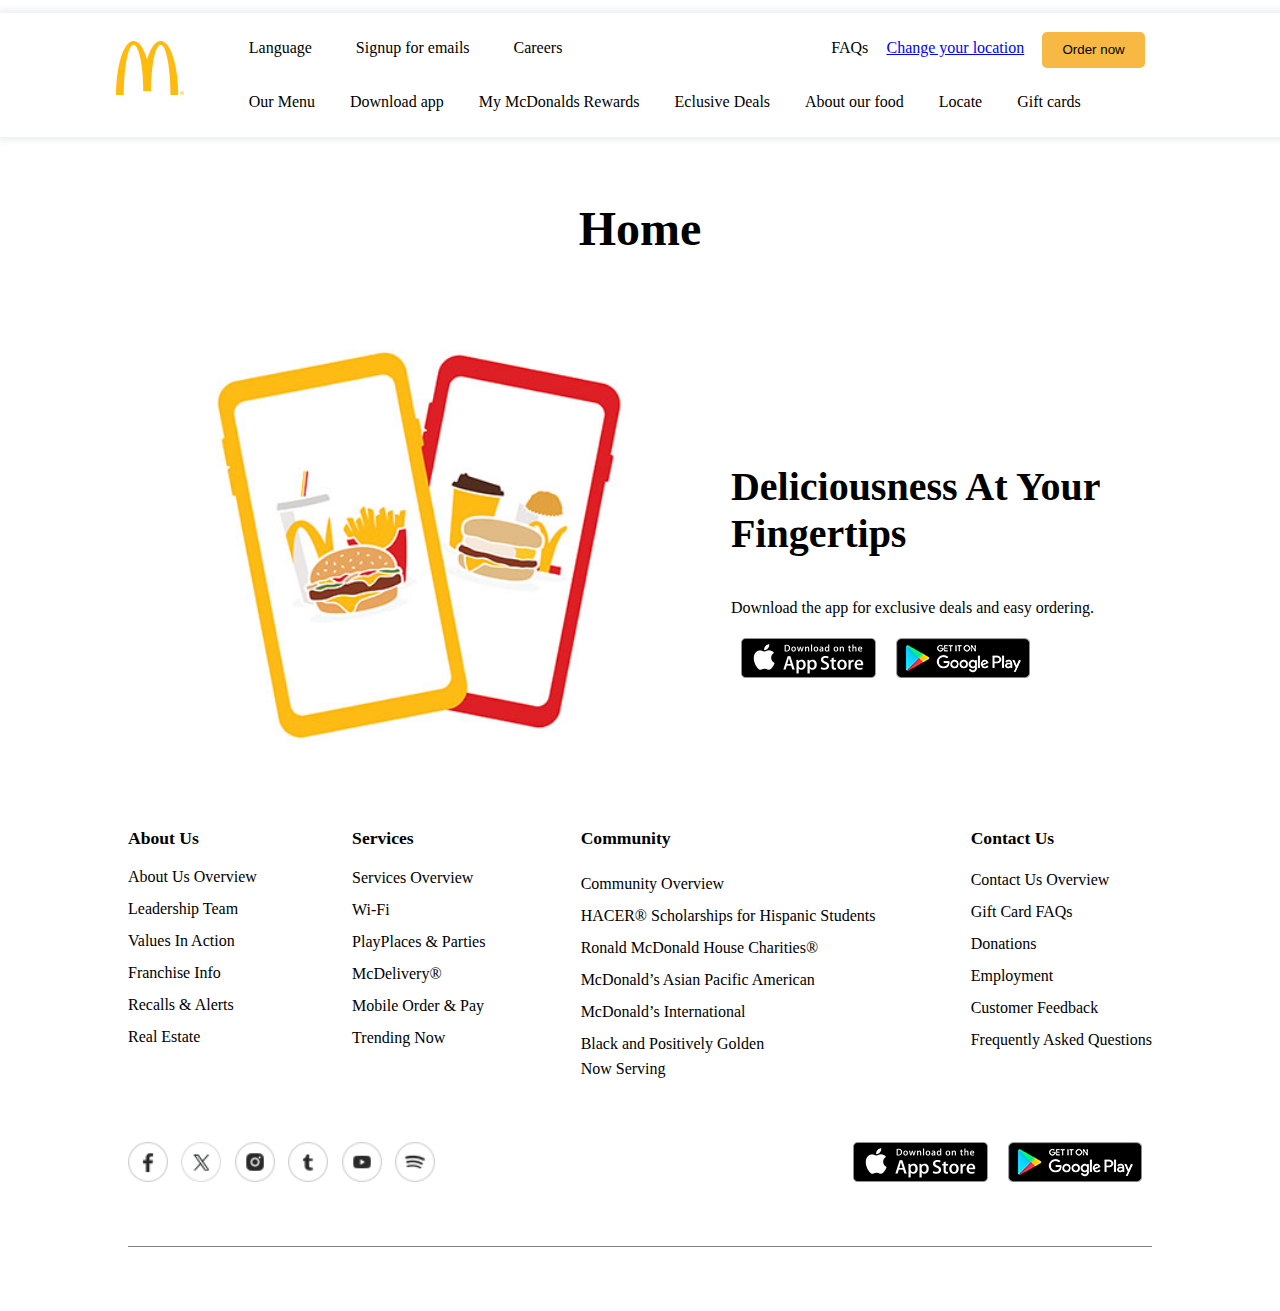
<file: index.html>
<!DOCTYPE html>
<html lang="en">
<head>
    <meta charset="UTF-8">
    <meta http-equiv="X-UA-Compatible" content="IE=edge">
    <meta name="viewport" content="width=device-width, initial-scale=1.0">
    <title>Home</title>
    <link rel="stylesheet" href="./styleh.css">

</head>
<body>
    <header>
        <div class="flex div">
            <a href="./index.html"><img src="./images/logo.jpeg" alt="" class="logo"></a>

            <div>
                <nav class="nav1 flex">
                    <ul class="flex">
                        <li><a href="#">Language</a>  </li>
                        <li><a href="#">Signup for emails</a> </li>
                        <li><a href="#">Careers</a> </li>
                    </ul>
                    <ul class="flex">
                        <li><a href="./faq.html">FAQs</a>  </li>
                        <li><a class="blue" href="#">Change your location</a> </li>
                        <li><a href="#"> <button>Order now</button></a></li>
                    </ul>
                </nav>
                <nav class="nav2">
                    <ul class="flex">
                        <li><a href="./menu.html">Our Menu</a> </li>
                        <li><a href="./app.html">Download app</a> </li>
                        <li><a href="./rewards.html">My McDonalds Rewards</a> </li>
                        <li><a href="./Exclusive.html">Eclusive Deals</a> </li>
                        <li><a href="./AboutFood.html">About our food</a> </li>
                        <li><a href="./locate.html">Locate</a> </li>
                        <li><a href="./GiftCard.html">Gift cards</a> </li>
                    </ul>
                </nav>
            </div>
        </div>
    </header>

    <main>
        <h1>Home</h1>
        <div class="main-div">
            <div class="flex">
                <img class="img-delish" src="./images/deliciousness.jpeg" alt="">
                <div class="d">
                    <h2>Deliciousness At Your Fingertips</h2>
                    <p>Download the app for exclusive deals and easy ordering.</p>
                    <div class="flex">   
                        <img src="./images/app_store_badge.png" alt="">
                        <img src="./images/google_play_badge.png" alt="">         
                    </div>
                </div>
            </div>
            
        </div>
    </main>
    
    <footer>
        <div class="flex div">
            <ul>
                <li class="bold">About Us</li>
                <li>About Us Overview</li>
                <li>Leadership Team</li>
                <li>Values In Action</li>
                <li>Franchise Info</li>
                <li>Recalls & Alerts</li>
                <li>Real Estate</li>
            </ul>
            <ul>
                <li class="bold">Services</li>
                <li>Services Overview</li>
                <li>Wi-Fi</li>
                <li>PlayPlaces & Parties</li>
                <li>McDelivery®</li>
                <li>Mobile Order & Pay</li>
                <li>Trending Now</li>
            </ul>
            <ul>
                <li class="bold">Community</li>
                <li>Community Overview</li>
                <li>HACER® Scholarships for Hispanic Students</li>
                <li>Ronald McDonald House Charities®</li>
                <li>McDonald’s Asian Pacific American</li>
                <li>McDonald’s International</li>
                <li>Black and Positively Golden</li>
                Now Serving
            </ul>
            <ul>
                <li class="bold">Contact Us</li>
                <li>Contact Us Overview</li>
                <li>Gift Card FAQs</li>
                <li>Donations</li>
                <li>Employment</li>
                <li>Customer Feedback</li>
                <li>Frequently Asked Questions</li>
            </ul>
        </div>

        <div class="flex logos">
            <div class="footer-logo flex">
                <img src="./images/facebook.png" alt="">
                <img src="./images/x.png" alt="">
                <img src="./images/instagram.png" alt="">
                <img src="./images/tumblr.png" alt="">
                <img src="./images/youtube.png" alt="">
                <img src="./images/spotify.png" alt="">
    
            </div>
            <div class="flex">   
                    <img src="./images/app_store_badge.png" alt="">
                    <img src="./images/google_play_badge.png" alt="">         
            </div>
        </div>
    </footer>
</body>
</html>
</file>
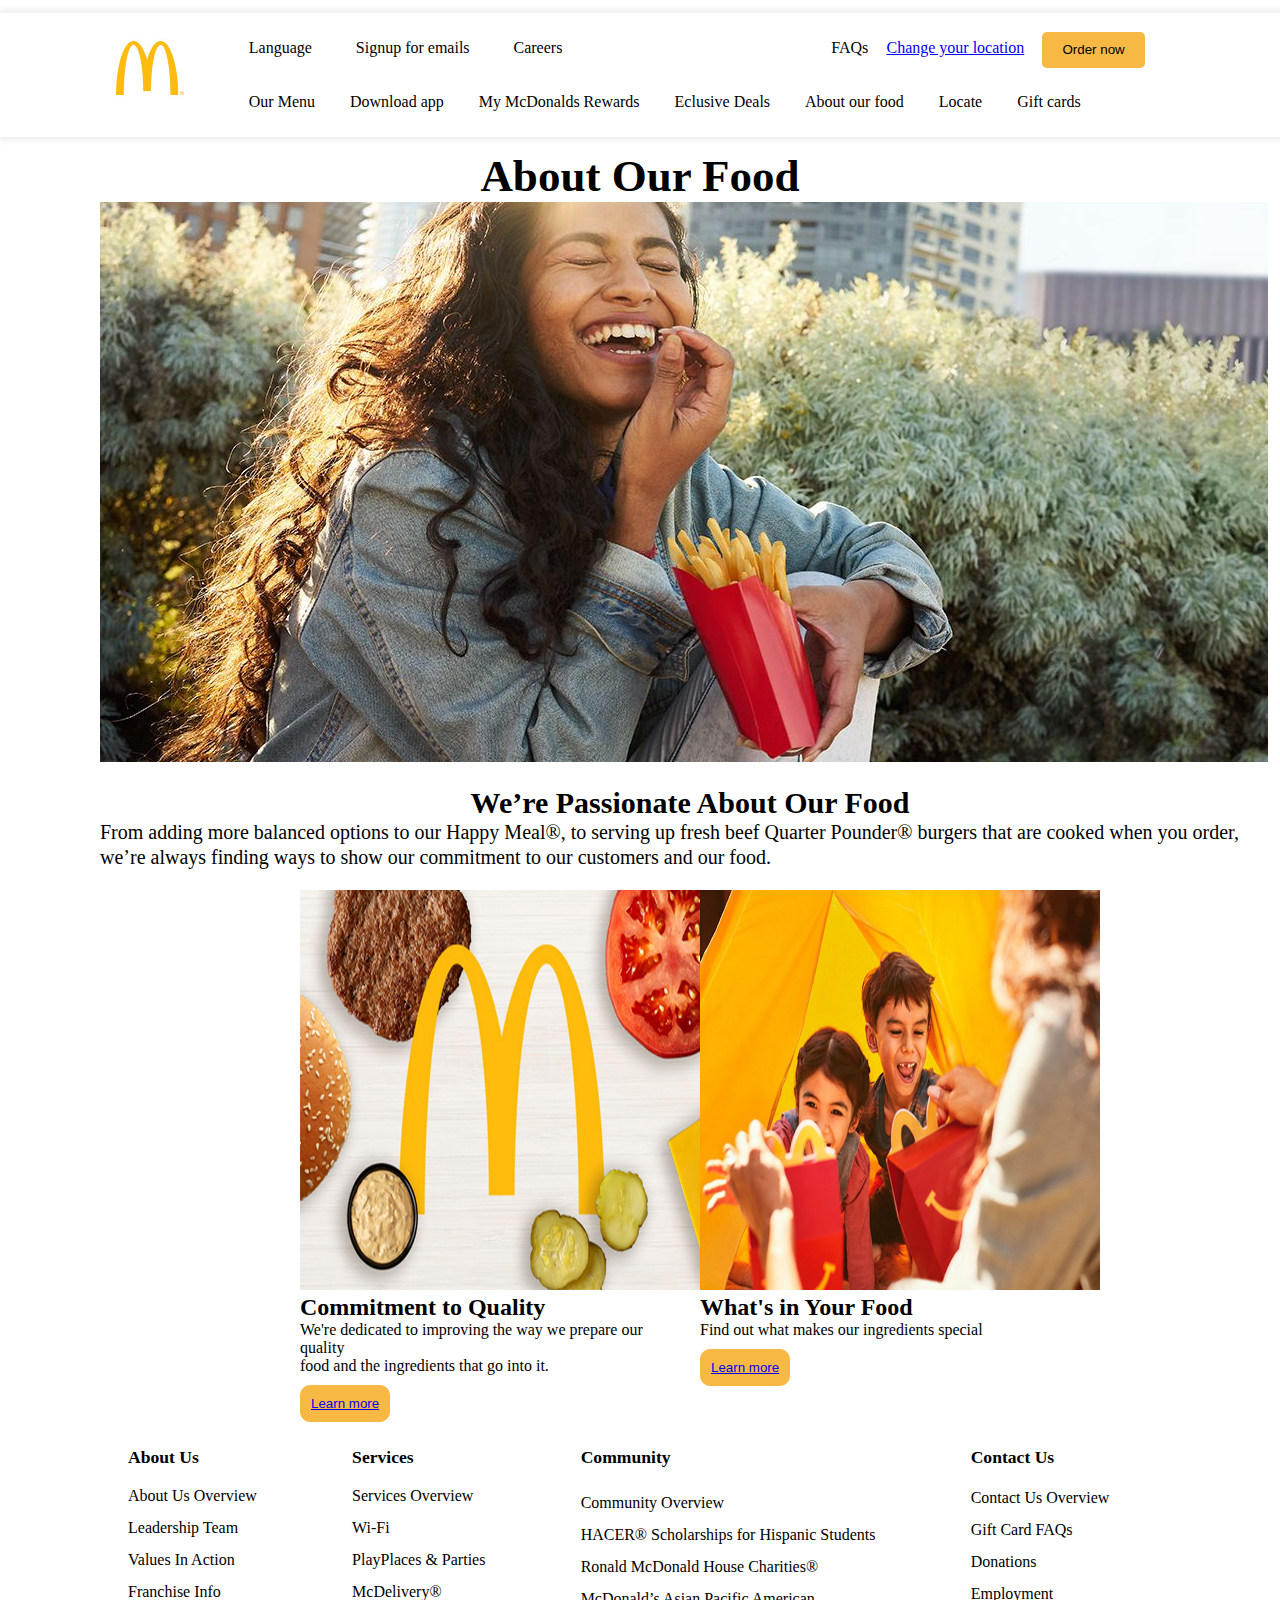
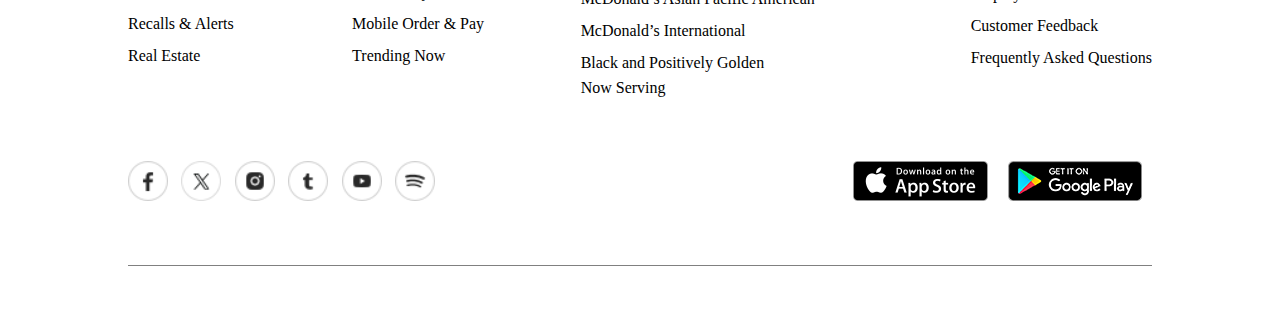
<file: AboutFood.html>
<!DOCTYPE html>
<html lang="en">
<head>
    <meta charset="UTF-8">
    <meta name="viewport" content="width=device-width, initial-scale=1.0">
    <title>Document</title>
    <link rel="stylesheet" href="style.css">
</head>
<body>
    <header>
        <div class="flex div">
            <a href="./index.html"><img src="./logo.jpg" alt="" class="logo"></a>

            <div>
                <nav class="nav1 flex">
                    <ul class="flex">
                        <li><a href="#">Language</a>  </li>
                        <li><a href="#">Signup for emails</a> </li>
                        <li><a href="#">Careers</a> </li>
                    </ul>
                    <ul class="flex">
                        <li><a href="./faq.html">FAQs</a>  </li>
                        <li><a class="blue" href="#">Change your location</a> </li>
                        <li><a href="#"> <button>Order now</button></a></li>
                    </ul>
                </nav>
                <nav class="nav2">
                    <ul class="flex">
                        <li><a href="./menu.html">Our Menu</a> </li>
                        <li><a href="./app.html">Download app</a> </li>
                        <li><a href="./rewards.html">My McDonalds Rewards</a> </li>
                        <li><a href="./Exclusive.html">Eclusive Deals</a> </li>
                        <li><a href="./AboutFood.html">About our food</a> </li>
                        <li><a href="./locate.html">Locate</a> </li>
                        <li><a href="./GiftCard.html">Gift cards</a> </li>
                    </ul>
                </nav>
            </div>
        </div>
    </header>

    <section class="food">
            <h3 class="food-header">About Our Food</h3>
        <div class="food-img">
            <img src="./About-food1.jpeg" alt="food-pic">
            <h3 class="food2">We’re Passionate About Our Food</h3>
            <p class="food3">From adding more balanced options to our Happy Meal®, to serving up fresh beef Quarter Pounder® burgers that are cooked when you order, we’re always finding ways to show our commitment to our customers and our food. </p>
        </div>

        <div class="foodhome">
         <div class="food2-container">
                <img src="./About-food2.jpeg" alt="" class="fd1">
                <h2 class="food-commit1">Commitment to Quality</h2>
                <p class="food-p1">We're dedicated to improving the way we prepare our quality <br> food and the ingredients that go into it.</p>
                <button class="foodbtn1"><a href="philosophy.html">Learn more</a></button>
            </div>
            <div class="food2-container">
                <img src="./About-food3.jpeg" alt="" class="fd">
                <h2 class="food-commit">What's in Your Food</h2>
                <p class="food-p">Find out what makes our ingredients special</p>
                <button class="foodbtn1"><a href="Nutrition.html">Learn more</a></button>
            </div>
        </div>
    </section>

    <footer>
        <div class="flex div">
            <ul>
                <li class="bold">About Us</li>
                <li>About Us Overview</li>
                <li>Leadership Team</li>
                <li>Values In Action</li>
                <li>Franchise Info</li>
                <li>Recalls & Alerts</li>
                <li>Real Estate</li>
            </ul>
            <ul>
                <li class="bold">Services</li>
                <li>Services Overview</li>
                <li>Wi-Fi</li>
                <li>PlayPlaces & Parties</li>
                <li>McDelivery®</li>
                <li>Mobile Order & Pay</li>
                <li>Trending Now</li>
            </ul>
            <ul>
                <li class="bold">Community</li>
                <li>Community Overview</li>
                <li>HACER® Scholarships for Hispanic Students</li>
                <li>Ronald McDonald House Charities®</li>
                <li>McDonald’s Asian Pacific American</li>
                <li>McDonald’s International</li>
                <li>Black and Positively Golden</li>
                Now Serving
            </ul>
            <ul>
                <li class="bold">Contact Us</li>
                <li>Contact Us Overview</li>
                <li>Gift Card FAQs</li>
                <li>Donations</li>
                <li>Employment</li>
                <li>Customer Feedback</li>
                <li>Frequently Asked Questions</li>
            </ul>
        </div>

        <div class="flex logos">
            <div class="footer-logo flex">
                <img src="./images/facebook.png" alt="">
                <img src="./images/x.png" alt="">
                <img src="./images/instagram.png" alt="">
                <img src="./images/tumblr.png" alt="">
                <img src="./images/youtube.png" alt="">
                <img src="./images/spotify.png" alt="">
    
            </div>
            <div class="flex">   
                    <img src="./images/app_store_badge.png" alt="">
                    <img src="./images/google_play_badge.png" alt="">         
            </div>
        </div>
    </footer>
    
</body>
</html>
</file>
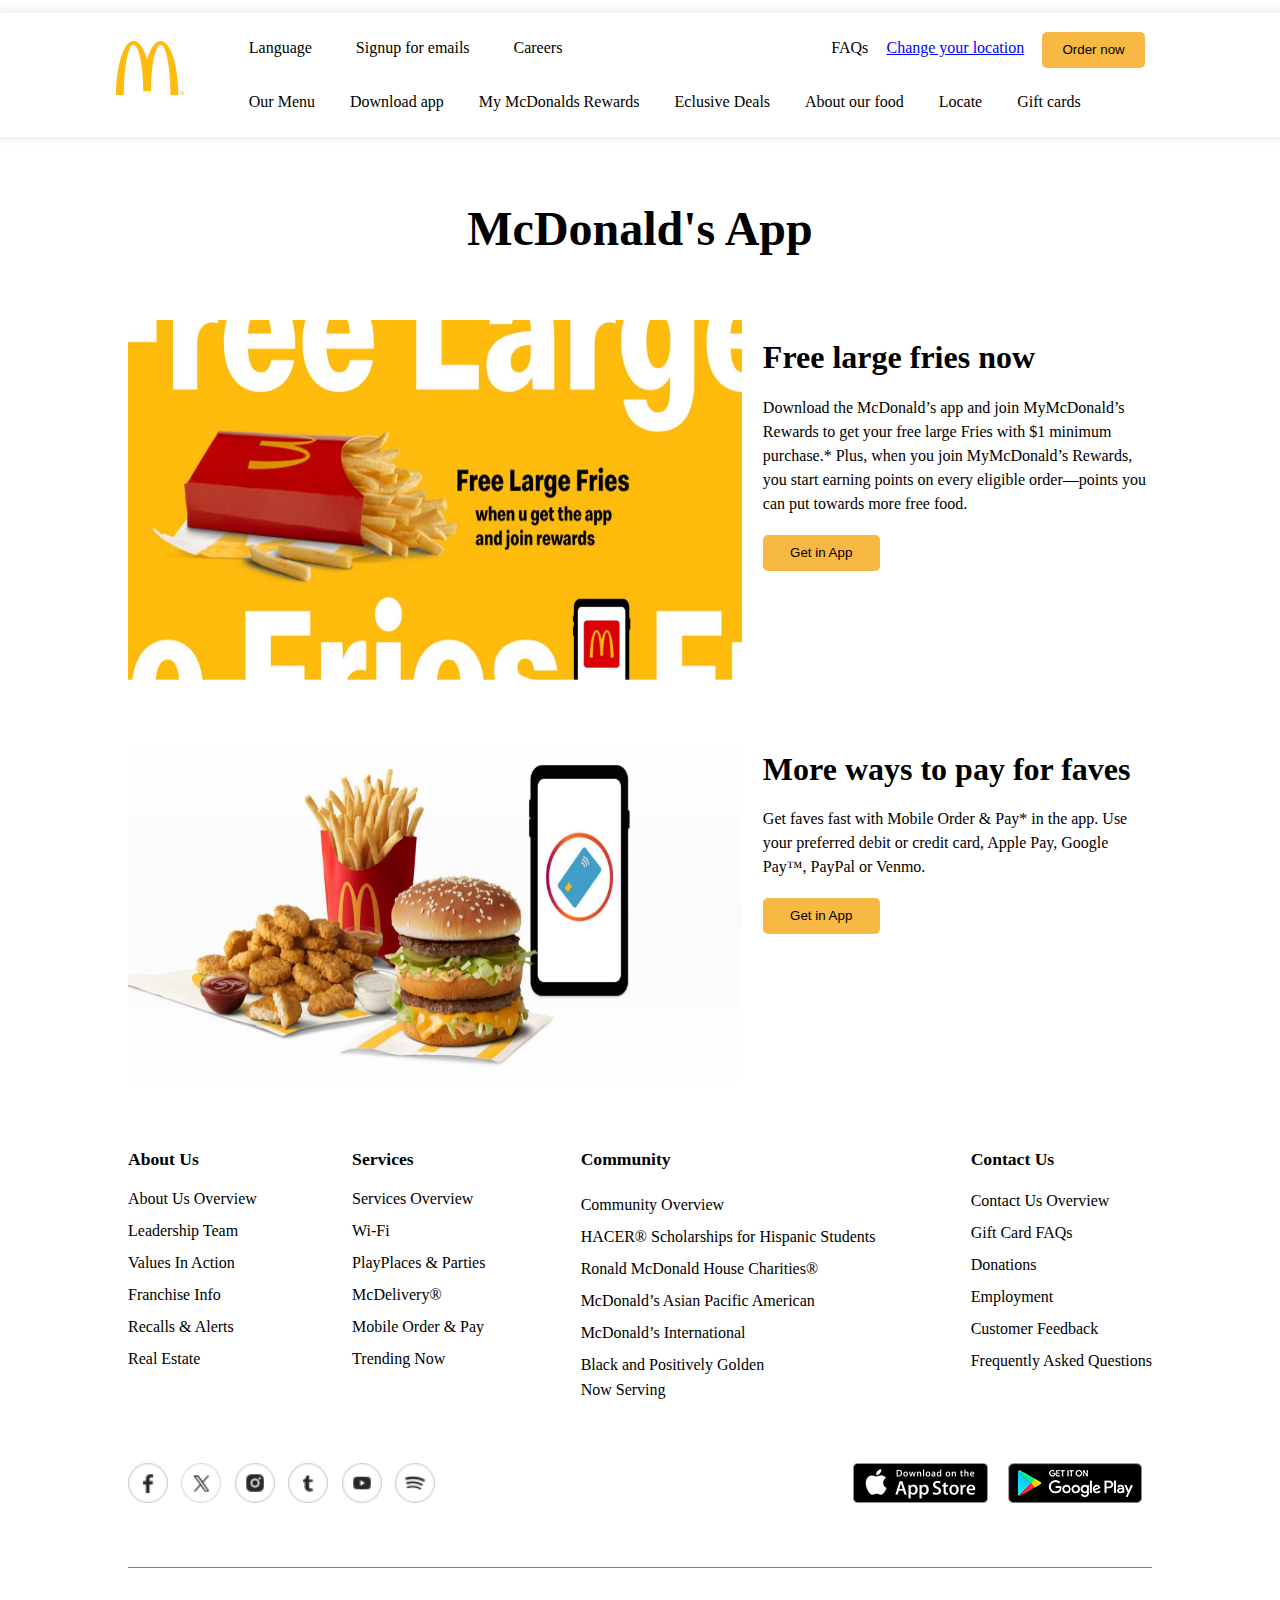
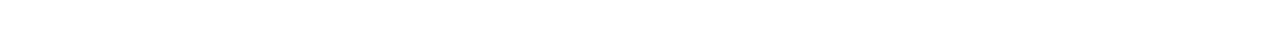
<file: app.html>
<!DOCTYPE html>
<html lang="en">
<head>
    <meta charset="UTF-8">
    <meta http-equiv="X-UA-Compatible" content="IE=edge">
    <meta name="viewport" content="width=device-width, initial-scale=1.0">
    <title>Download App</title>
    <link rel="stylesheet" href="./styleh.css">
</head>
<body>
    <header>
        <div class="flex div">
            <a href="./index.html"><img src="./images/logo.jpeg" alt="" class="logo"></a>

            <div>
                <nav class="nav1 flex">
                    <ul class="flex">
                        <li><a href="#">Language</a>  </li>
                        <li><a href="#">Signup for emails</a> </li>
                        <li><a href="#">Careers</a> </li>
                    </ul>
                    <ul class="flex">
                        <li><a href="./faq.html">FAQs</a>  </li>
                        <li><a class="blue" href="#">Change your location</a> </li>
                        <li><a href="#"> <button>Order now</button></a></li>
                    </ul>
                </nav>
                <nav class="nav2">
                    <ul class="flex">
                        <li><a href="./menu.html">Our Menu</a> </li>
                        <li><a href="./app.html">Download app</a> </li>
                        <li><a href="./rewards.html">My McDonalds Rewards</a> </li>
                        <li><a href="./Exclusive.html">Eclusive Deals</a> </li>
                        <li><a href="./AboutFood.html">About our food</a> </li>
                        <li><a href="./locate.html">Locate</a> </li>
                        <li><a href="./GiftCard.html">Gift cards</a> </li>
                    </ul>
                </nav>
            </div>
        </div>
    </header>

    <main>
        <h1>McDonald's App</h1>
        <div class="main-div">
            <div class="flex">
                <img class="img" src="./images/freelargefries.jpeg" alt="">
                <div class="p">
                    <h2>Free large fries now</h2>
                    <p>Download the McDonald’s app and join MyMcDonald’s Rewards to get your free large Fries with $1 minimum purchase.* Plus, when you join MyMcDonald’s Rewards, 
                        you start earning points on every eligible order—points you can put towards more free food.</p>
                    <button>Get in App</button>
                </div>
            </div>
            <div class="flex">
                <img class="img" src="./images/moreways.jpeg" alt="">
                <div class="p">
                    <h2>More ways to pay for faves</h2>
                    <p>Get faves fast with Mobile Order & Pay* in the app. Use your preferred debit or credit card, 
                        Apple Pay, Google Pay™, PayPal or Venmo.</p>
                    <button>Get in App</button>
                </div>
            </div>
        </div>
    </main>

    <footer>
        <div class="flex div">
            <ul>
                <li class="bold">About Us</li>
                <li>About Us Overview</li>
                <li>Leadership Team</li>
                <li>Values In Action</li>
                <li>Franchise Info</li>
                <li>Recalls & Alerts</li>
                <li>Real Estate</li>
            </ul>
            <ul>
                <li class="bold">Services</li>
                <li>Services Overview</li>
                <li>Wi-Fi</li>
                <li>PlayPlaces & Parties</li>
                <li>McDelivery®</li>
                <li>Mobile Order & Pay</li>
                <li>Trending Now</li>
            </ul>
            <ul>
                <li class="bold">Community</li>
                <li>Community Overview</li>
                <li>HACER® Scholarships for Hispanic Students</li>
                <li>Ronald McDonald House Charities®</li>
                <li>McDonald’s Asian Pacific American</li>
                <li>McDonald’s International</li>
                <li>Black and Positively Golden</li>
                Now Serving
            </ul>
            <ul>
                <li class="bold">Contact Us</li>
                <li>Contact Us Overview</li>
                <li>Gift Card FAQs</li>
                <li>Donations</li>
                <li>Employment</li>
                <li>Customer Feedback</li>
                <li>Frequently Asked Questions</li>
            </ul>
        </div>

        <div class="flex logos">
            <div class="footer-logo flex">
                <img src="./images/facebook.png" alt="">
                <img src="./images/x.png" alt="">
                <img src="./images/instagram.png" alt="">
                <img src="./images/tumblr.png" alt="">
                <img src="./images/youtube.png" alt="">
                <img src="./images/spotify.png" alt="">
    
            </div>
            <div class="flex">
                
                    <img src="./images/app_store_badge.png" alt="">
                    <img src="./images/google_play_badge.png" alt="">
                
            </div>
        </div>
    </footer>
</body>
</html>
</file>
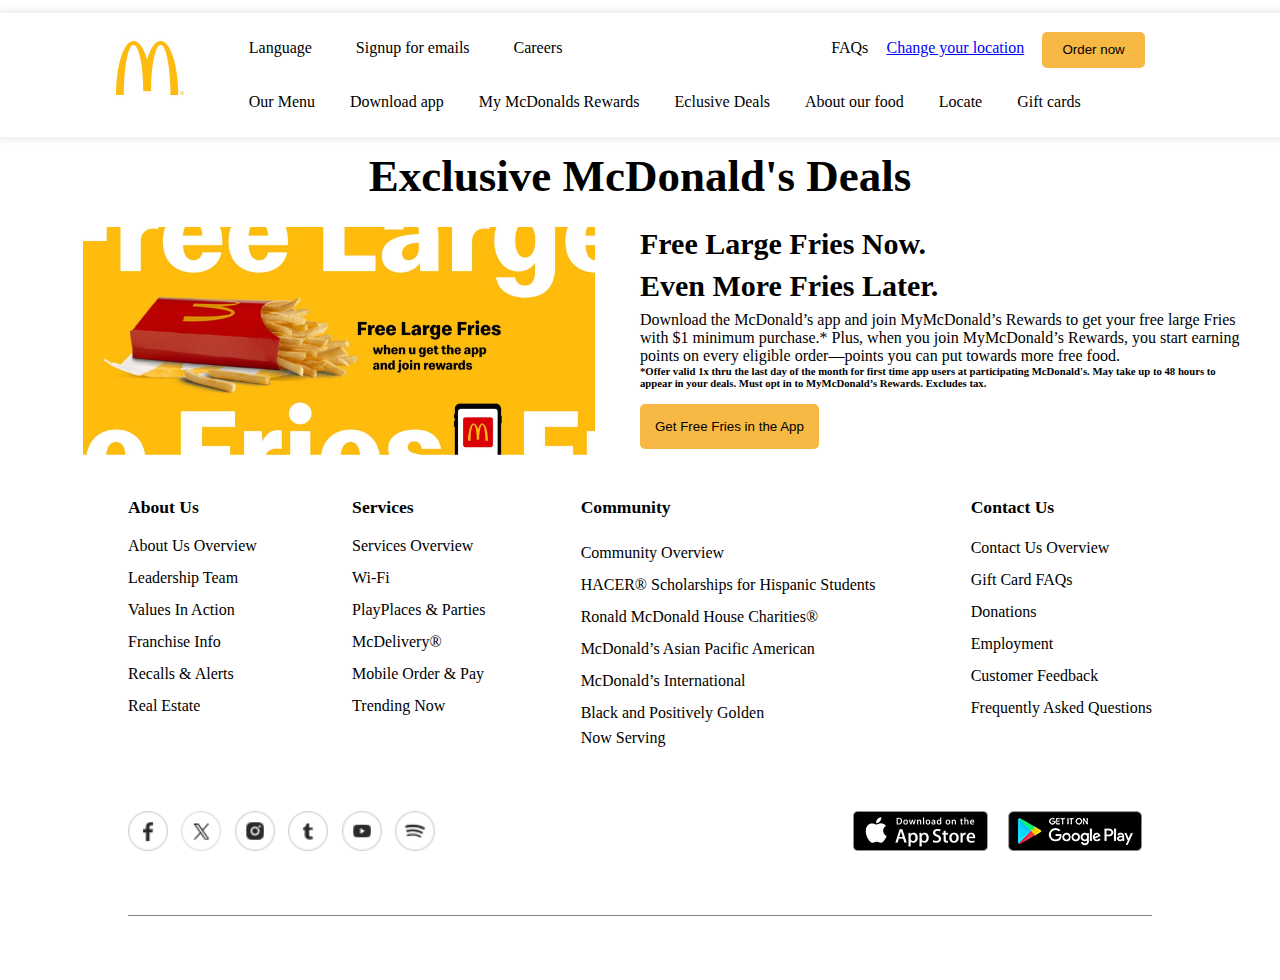
<file: Exclusive.html>
<!DOCTYPE html>
<html lang="en">
<head>
    <meta charset="UTF-8">
    <meta name="viewport" content="width=device-width, initial-scale=1.0">
    <title>Document</title>
    <link rel="stylesheet" href="style.css">
</head>
<body>
    <header>
        <div class="flex div">
            <a href="./index.html"><img src="./logo.jpg" alt="" class="logo"></a>

            <div>
                <nav class="nav1 flex">
                    <ul class="flex">
                        <li><a href="#">Language</a>  </li>
                        <li><a href="#">Signup for emails</a> </li>
                        <li><a href="#">Careers</a> </li>
                    </ul>
                    <ul class="flex">
                        <li><a href="./faq.html">FAQs</a>  </li>
                        <li><a class="blue" href="#">Change your location</a> </li>
                        <li><a href="#"> <button>Order now</button></a></li>
                    </ul>
                </nav>
                <nav class="nav2">
                    <ul class="flex">
                        <li><a href="./menu.html">Our Menu</a> </li>
                        <li><a href="./app.html">Download app</a> </li>
                        <li><a href="./rewards.html">My McDonalds Rewards</a> </li>
                        <li><a href="./Exclusive.html">Eclusive Deals</a> </li>
                        <li><a href="./AboutFood.html">About our food</a> </li>
                        <li><a href="./locate.html">Locate</a> </li>
                        <li><a href="./GiftCard.html">Gift cards</a> </li>
                    </ul>
                </nav>
            </div>
        </div>
    </header>
    <section class="exclusive">
        <h3 class="exclusive-header"><strong>Exclusive McDonald's Deals</strong></h3>
        <div class="img-exlusive">
            <img src="./exclusive1.jpeg" alt class="excl-pix">
            
        <div class="text-exlusive">
            <h3 class="exclusive-mid">Free Large Fries Now.</h3>
            <h3 class="exclusive-mid1">Even More Fries Later.</h3>
            <p class="exclusive2">Download the McDonald’s app and join MyMcDonald’s Rewards to get your free large Fries with $1 minimum purchase.* Plus, when you join MyMcDonald’s Rewards, you start earning points on every eligible order—points you can put towards more free food.</p>
            <h6 class="exclusive-last">*Offer valid 1x thru the last day of the month for first time app users at participating McDonald's. May take up to 48 hours to appear in your deals. Must opt in to MyMcDonald’s Rewards. Excludes tax.</h6>
            <button class="exclusive-btn">Get Free Fries in the App</button>
        </div>    

        </div>

    </section>

    <footer>
        <div class="flex div">
            <ul>
                <li class="bold">About Us</li>
                <li>About Us Overview</li>
                <li>Leadership Team</li>
                <li>Values In Action</li>
                <li>Franchise Info</li>
                <li>Recalls & Alerts</li>
                <li>Real Estate</li>
            </ul>
            <ul>
                <li class="bold">Services</li>
                <li>Services Overview</li>
                <li>Wi-Fi</li>
                <li>PlayPlaces & Parties</li>
                <li>McDelivery®</li>
                <li>Mobile Order & Pay</li>
                <li>Trending Now</li>
            </ul>
            <ul>
                <li class="bold">Community</li>
                <li>Community Overview</li>
                <li>HACER® Scholarships for Hispanic Students</li>
                <li>Ronald McDonald House Charities®</li>
                <li>McDonald’s Asian Pacific American</li>
                <li>McDonald’s International</li>
                <li>Black and Positively Golden</li>
                Now Serving
            </ul>
            <ul>
                <li class="bold">Contact Us</li>
                <li>Contact Us Overview</li>
                <li>Gift Card FAQs</li>
                <li>Donations</li>
                <li>Employment</li>
                <li>Customer Feedback</li>
                <li>Frequently Asked Questions</li>
            </ul>
        </div>

        <div class="flex logos">
            <div class="footer-logo flex">
                <img src="./images/facebook.png" alt="">
                <img src="./images/x.png" alt="">
                <img src="./images/instagram.png" alt="">
                <img src="./images/tumblr.png" alt="">
                <img src="./images/youtube.png" alt="">
                <img src="./images/spotify.png" alt="">
    
            </div>
            <div class="flex">   
                    <img src="./images/app_store_badge.png" alt="">
                    <img src="./images/google_play_badge.png" alt="">         
            </div>
        </div>
    </footer>
    
</body>
</html>
</file>
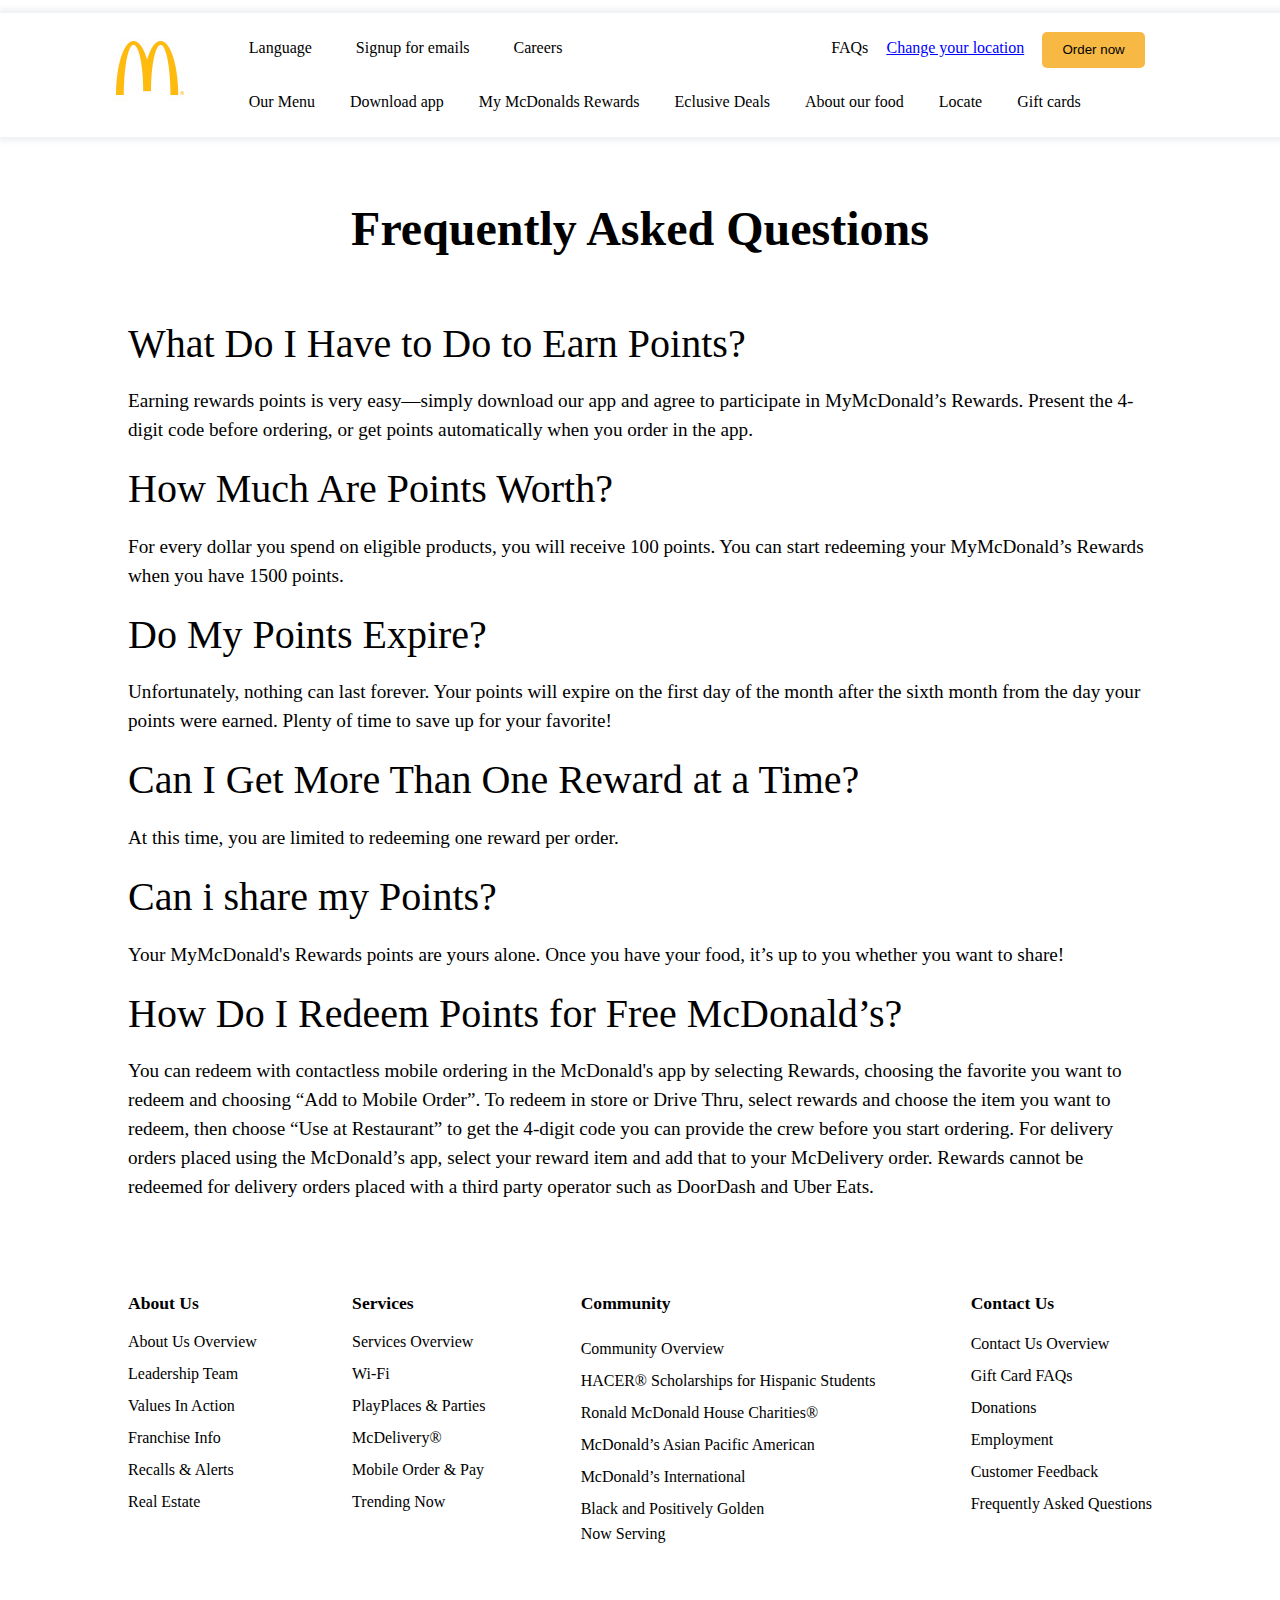
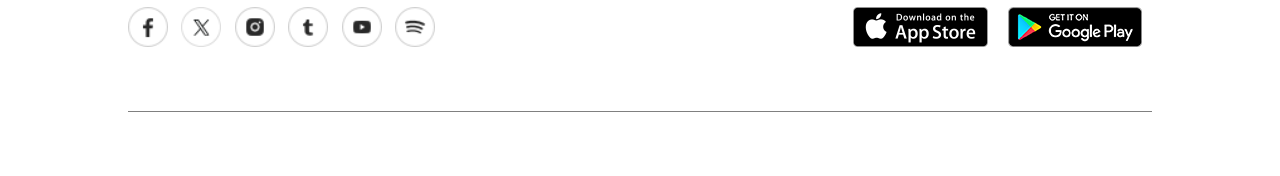
<file: faq.html>
<!DOCTYPE html>
<html lang="en">
<head>
    <meta charset="UTF-8">
    <meta http-equiv="X-UA-Compatible" content="IE=edge">
    <meta name="viewport" content="width=device-width, initial-scale=1.0">
    <title>FAQs</title>
    <link rel="stylesheet" href="./styleh.css">

</head>
<body>
    <header>
        <div class="flex div">
            <a href="./index.html"><img src="./images/logo.jpeg" alt="" class="logo"></a>

            <div>
                <nav class="nav1 flex">
                    <ul class="flex">
                        <li><a href="#">Language</a>  </li>
                        <li><a href="#">Signup for emails</a> </li>
                        <li><a href="#">Careers</a> </li>
                    </ul>
                    <ul class="flex">
                        <li><a href="./faq.html">FAQs</a>  </li>
                        <li><a class="blue" href="#">Change your location</a> </li>
                        <li><a href="#"> <button>Order now</button></a></li>
                    </ul>
                </nav>
                <nav class="nav2">
                    <ul class="flex">
                        <li><a href="./menu.html">Our Menu</a> </li>
                        <li><a href="./app.html">Download app</a> </li>
                        <li><a href="./rewards.html">My McDonalds Rewards</a> </li>
                        <li><a href="./Exclusive.html">Eclusive Deals</a> </li>
                        <li><a href="./AboutFood.html">About our food</a> </li>
                        <li><a href="./locate.html">Locate</a> </li>
                        <li><a href="./GiftCard.html">Gift cards</a> </li>
                    </ul>
                </nav>
            </div>
        </div>
    </header>

    <main>
        <h1>Frequently Asked Questions</h1>
        <div class="faq-div">
           
                    <div class="faqs">
                        <h2>What Do I Have to Do to Earn Points?</h2>
                        <p>Earning rewards points is very easy—simply download our app and 
                            agree to participate in MyMcDonald’s Rewards. Present the 4-digit 
                            code before ordering, or get points automatically when you order 
                            in the app.
                        </p>
                    </div>
                
                    <div class="faqs">
                        <h2>How Much Are Points Worth?</h2>
                        <p>For every dollar you spend on eligible products, you will receive 
                            100 points. You can start redeeming your MyMcDonald’s Rewards when 
                            you have 1500 points.
                        </p>    
                    </div>

                    <div class="faqs">
                        <h2>Do My Points Expire?</h2>
                        <p>Unfortunately, nothing can last forever. Your points will expire on 
                            the first day of the month after the sixth month from the day your 
                            points were earned. Plenty of time to save up for your favorite!
                        </p>    
                    </div>
                
           
                    <div class="faqs">
                        <h2>Can I Get More Than One Reward at a Time?</h2>
                        <p>At this time, you are limited to redeeming one reward per order. </p>    
                    </div>

                    <div class="faqs">
                        <h2>Can i share my Points?</h2>
                        <p>Your MyMcDonald's Rewards points are yours alone. Once you have your food,
                             it’s up to you whether you want to share! </p>    
                    </div>
                
           
                    <div class="faqs">
                        <h2>How Do I Redeem Points for Free McDonald’s?</h2>
                        <p>You can redeem with contactless mobile ordering in the McDonald's app by selecting Rewards, choosing the favorite you want to redeem and choosing “Add to Mobile Order”. To redeem in store or Drive Thru, 
                            select rewards and choose the item you want to redeem, then choose “Use at Restaurant” to get the 4-digit code you can provide the crew before you start ordering. For delivery orders placed using the McDonald’s app, select your reward item and add that to your McDelivery order. Rewards cannot be redeemed for delivery orders placed with a third party operator such as DoorDash and Uber Eats.
                        </p>    
                    </div>
                
                        
                   
            
        </div>
    </main>
    
    <footer>
        <div class="flex div">
            <ul>
                <li class="bold">About Us</li>
                <li>About Us Overview</li>
                <li>Leadership Team</li>
                <li>Values In Action</li>
                <li>Franchise Info</li>
                <li>Recalls & Alerts</li>
                <li>Real Estate</li>
            </ul>
            <ul>
                <li class="bold">Services</li>
                <li>Services Overview</li>
                <li>Wi-Fi</li>
                <li>PlayPlaces & Parties</li>
                <li>McDelivery®</li>
                <li>Mobile Order & Pay</li>
                <li>Trending Now</li>
            </ul>
            <ul>
                <li class="bold">Community</li>
                <li>Community Overview</li>
                <li>HACER® Scholarships for Hispanic Students</li>
                <li>Ronald McDonald House Charities®</li>
                <li>McDonald’s Asian Pacific American</li>
                <li>McDonald’s International</li>
                <li>Black and Positively Golden</li>
                Now Serving
            </ul>
            <ul>
                <li class="bold">Contact Us</li>
                <li>Contact Us Overview</li>
                <li>Gift Card FAQs</li>
                <li>Donations</li>
                <li>Employment</li>
                <li>Customer Feedback</li>
                <li>Frequently Asked Questions</li>
            </ul>
        </div>

        <div class="flex logos">
            <div class="footer-logo flex">
                <img src="./images/facebook.png" alt="">
                <img src="./images/x.png" alt="">
                <img src="./images/instagram.png" alt="">
                <img src="./images/tumblr.png" alt="">
                <img src="./images/youtube.png" alt="">
                <img src="./images/spotify.png" alt="">
    
            </div>
            <div class="flex">   
                    <img src="./images/app_store_badge.png" alt="">
                    <img src="./images/google_play_badge.png" alt="">         
            </div>
        </div>
    </footer>
</body>
</html>
</file>
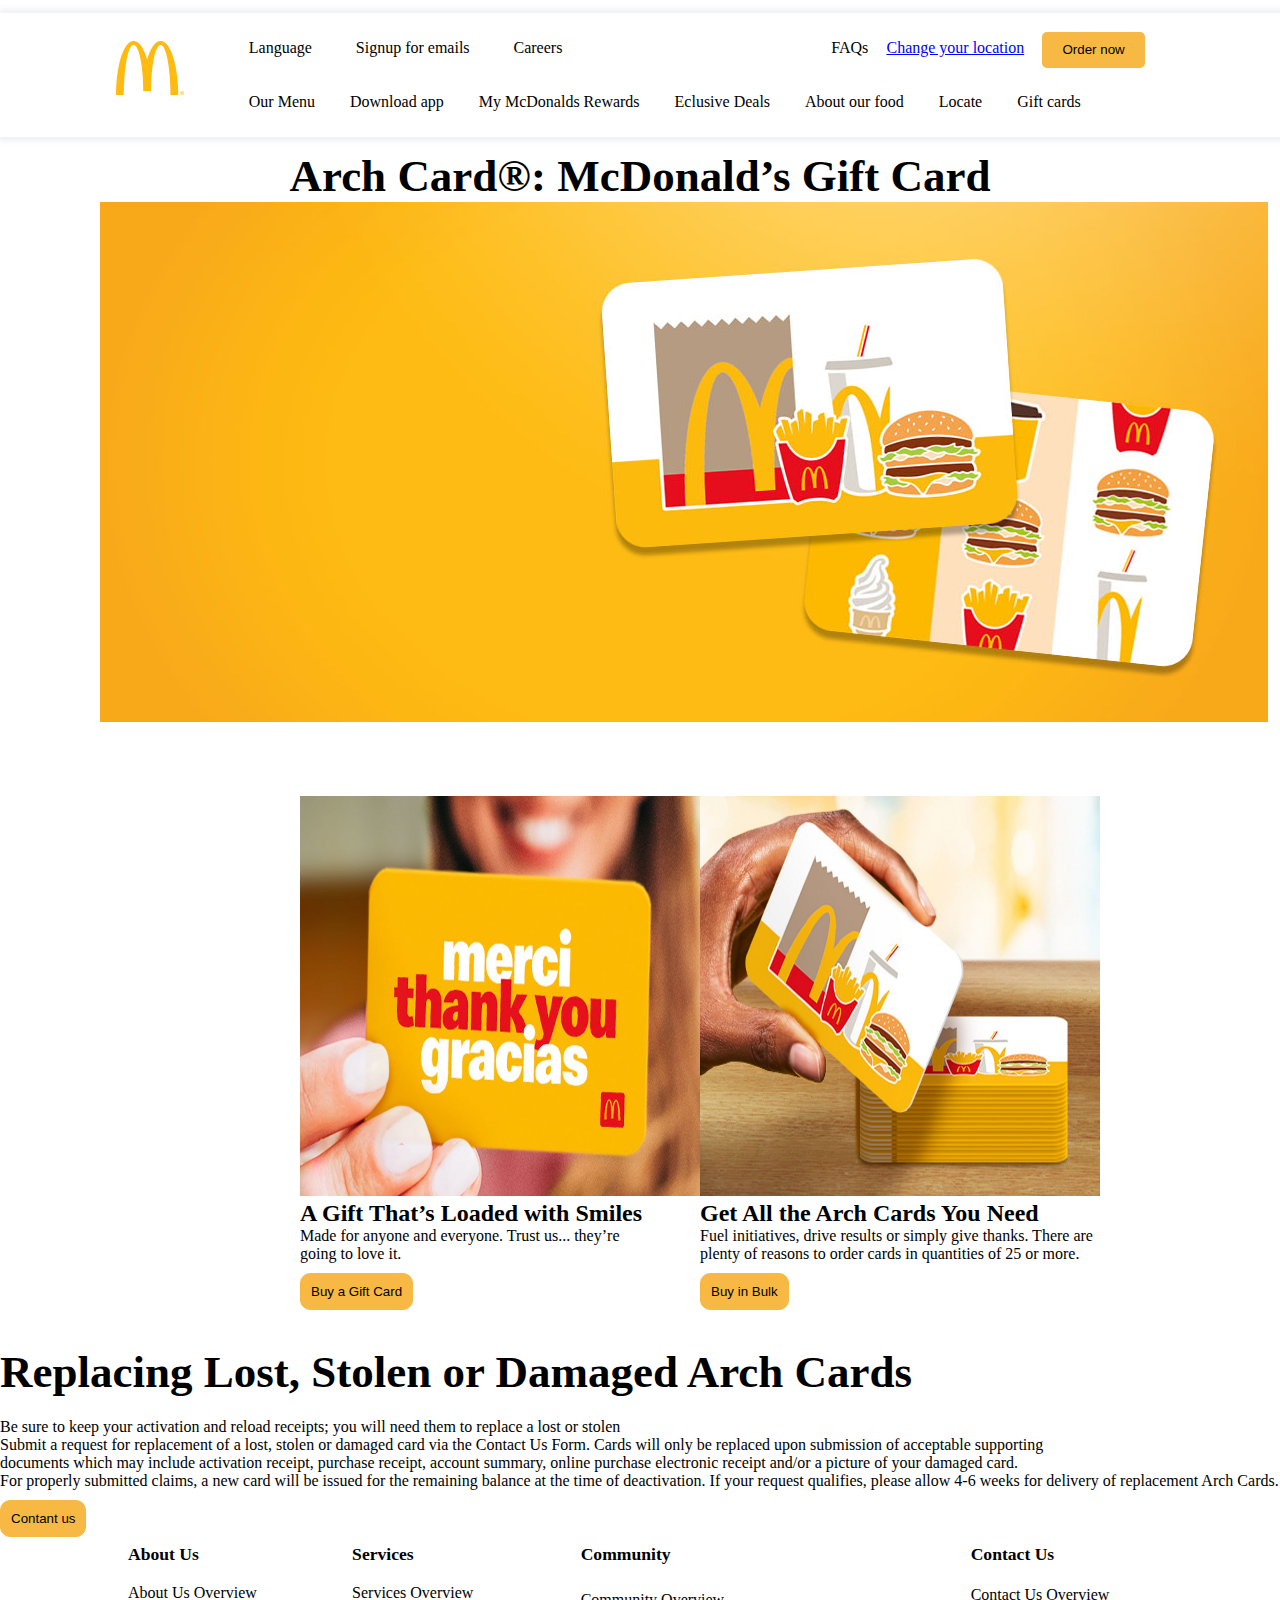
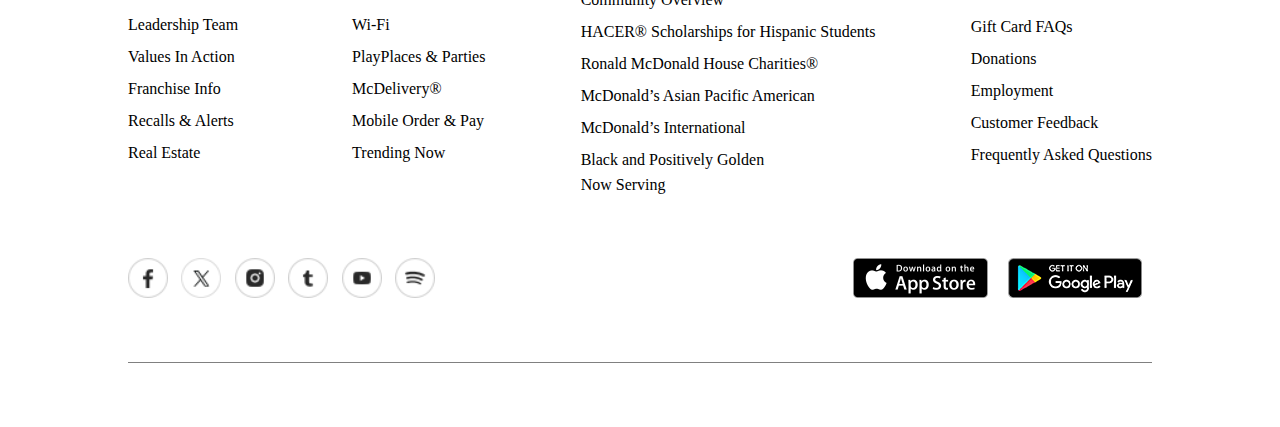
<file: GiftCard.html>
<!DOCTYPE html>
<html lang="en">
<head>
    <meta charset="UTF-8">
    <meta name="viewport" content="width=device-width, initial-scale=1.0">
    <title>Document</title>
    <link rel="stylesheet" href="style.css">
</head>
<body>

    <header>
        <div class="flex div">
            <a href="./index.html"><img src="./logo.jpg" alt="" class="logo"></a>

            <div>
                <nav class="nav1 flex">
                    <ul class="flex">
                        <li><a href="#">Language</a>  </li>
                        <li><a href="#">Signup for emails</a> </li>
                        <li><a href="#">Careers</a> </li>
                    </ul>
                    <ul class="flex">
                        <li><a href="./faq.html">FAQs</a>  </li>
                        <li><a class="blue" href="#">Change your location</a> </li>
                        <li><a href="#"> <button>Order now</button></a></li>
                    </ul>
                </nav>
                <nav class="nav2">
                    <ul class="flex">
                        <li><a href="./menu.html">Our Menu</a> </li>
                        <li><a href="./app.html">Download app</a> </li>
                        <li><a href="./rewards.html">My McDonalds Rewards</a> </li>
                        <li><a href="./Exclusive.html">Eclusive Deals</a> </li>
                        <li><a href="./AboutFood.html">About our food</a> </li>
                        <li><a href="./locate.html">Locate</a> </li>
                        <li><a href="./GiftCard.html">Gift cards</a> </li>
                    </ul>
                </nav>
            </div>
        </div>
    </header>
    <section class="GiftCard">
        <h3 class="Gift-header">Arch Card®: McDonald’s Gift Card</h3>
        <div class="Gift-banner">
            <img src="./gift-card1.jpg" alt="" class="img-gift">
        </div>
    
        <div class="Gift-container">
            <div class="Gift-Card">
                   <img src="./gift-card2.jpeg" alt="" class="GM1">
                   <h2 class="gift-cardall">A Gift That’s Loaded with Smiles</h2>
                   <p class="gift-card12">Made for anyone and everyone. Trust us... they’re going to love it.</p>
                   <button class="giftBtn1">Buy a Gift Card</button>
               </div>
               <div class="Gift-Card20">
                   <img src="./gift-card3.jpeg" alt="" class="GM2">
                   <h2 class="gift-card13">Get All the Arch Cards You Need</h2>
                   <p class="gift-card14">Fuel initiatives, drive results or simply give thanks. There are plenty of reasons to order cards in quantities of 25 or more.</p>
                   <button class="giftBtn1">Buy in Bulk</button>
               </div>
           </div>


    </section>

            <div class="card-txt">
                <h1 class="card-header">Replacing Lost, Stolen or Damaged Arch Cards</h1>
                <p class="cardp">Be sure to keep your activation and reload receipts; you will need them to replace a lost or stolen <br>

                    Submit a request for replacement of a lost, stolen or damaged card via the Contact Us Form. Cards will only be replaced upon submission of acceptable supporting <br> documents which may include activation receipt, purchase receipt, account summary, online purchase electronic receipt and/or a picture of your damaged card. <br> For properly submitted claims, a new card will be issued for the remaining balance at the time of deactivation.
                    
                    If your request qualifies, please allow 4-6 weeks for delivery of replacement Arch Cards.</p>
                <button class="cardbtn">Contant us</button>
            </div>



    <footer>
        <div class="flex div">
            <ul>
                <li class="bold">About Us</li>
                <li>About Us Overview</li>
                <li>Leadership Team</li>
                <li>Values In Action</li>
                <li>Franchise Info</li>
                <li>Recalls & Alerts</li>
                <li>Real Estate</li>
            </ul>
            <ul>
                <li class="bold">Services</li>
                <li>Services Overview</li>
                <li>Wi-Fi</li>
                <li>PlayPlaces & Parties</li>
                <li>McDelivery®</li>
                <li>Mobile Order & Pay</li>
                <li>Trending Now</li>
            </ul>
            <ul>
                <li class="bold">Community</li>
                <li>Community Overview</li>
                <li>HACER® Scholarships for Hispanic Students</li>
                <li>Ronald McDonald House Charities®</li>
                <li>McDonald’s Asian Pacific American</li>
                <li>McDonald’s International</li>
                <li>Black and Positively Golden</li>
                Now Serving
            </ul>
            <ul>
                <li class="bold">Contact Us</li>
                <li>Contact Us Overview</li>
                <li>Gift Card FAQs</li>
                <li>Donations</li>
                <li>Employment</li>
                <li>Customer Feedback</li>
                <li>Frequently Asked Questions</li>
            </ul>
        </div>

        <div class="flex logos">
            <div class="footer-logo flex">
                <img src="./images/facebook.png" alt="">
                <img src="./images/x.png" alt="">
                <img src="./images/instagram.png" alt="">
                <img src="./images/tumblr.png" alt="">
                <img src="./images/youtube.png" alt="">
                <img src="./images/spotify.png" alt="">
    
            </div>
            <div class="flex">   
                    <img src="./images/app_store_badge.png" alt="">
                    <img src="./images/google_play_badge.png" alt="">         
            </div>
        </div>
    </footer>
    
</body>
</html>
</file>
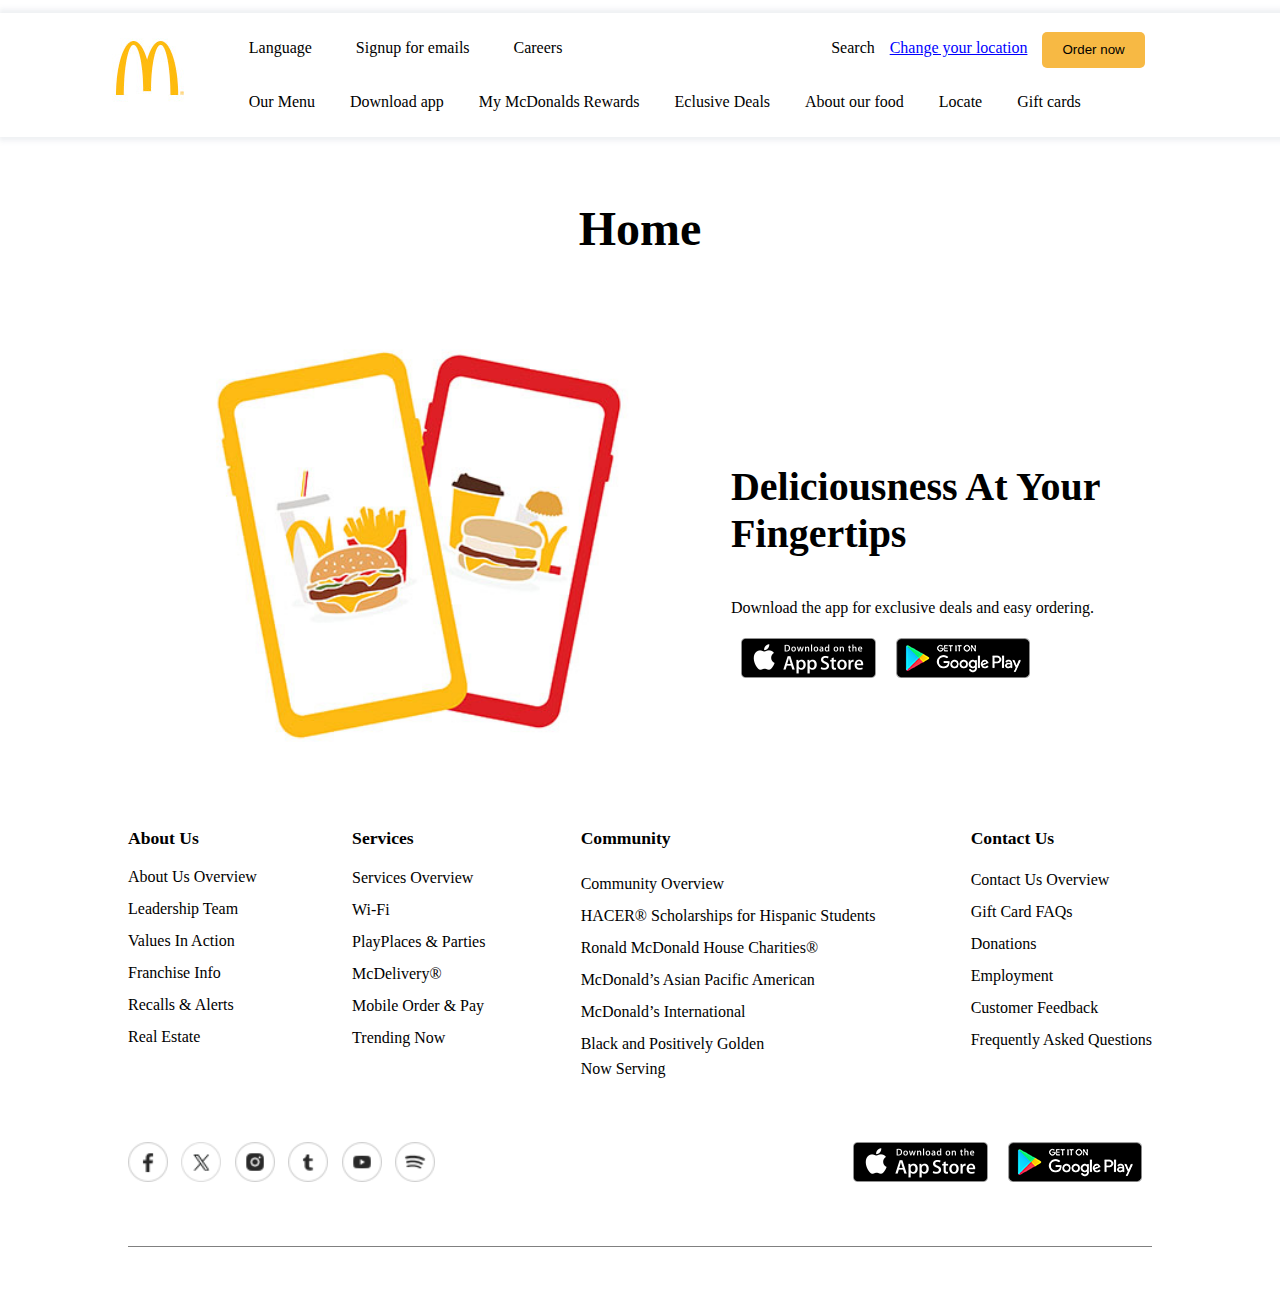
<file: home.html>
<!DOCTYPE html>
<html lang="en">
<head>
    <meta charset="UTF-8">
    <meta http-equiv="X-UA-Compatible" content="IE=edge">
    <meta name="viewport" content="width=device-width, initial-scale=1.0">
    <title>Our Menu</title>
    <link rel="stylesheet" href="./styleh.css">

</head>
<body>
    <header>
        <div class="flex div">
            <a href="./home.html"><img src="./images/logo.jpeg" alt="" class="logo"></a>

            <div>
                <nav class="nav1 flex">
                    <ul class="flex">
                        <li><a href="#">Language</a>  </li>
                        <li><a href="#">Signup for emails</a> </li>
                        <li><a href="#">Careers</a> </li>
                    </ul>
                    <ul class="flex">
                        <li><a href="#">Search</a>  </li>
                        <li><a class="blue" href="#">Change your location</a> </li>
                        <li><a href="#"> <button>Order now</button></a></li>
                    </ul>
                </nav>
                <nav class="nav2">
                    <ul class="flex">
                        <li><a href="#">Our Menu</a> </li>
                        <li><a href="./app.html">Download app</a> </li>
                        <li><a href="./rewards.html">My McDonalds Rewards</a> </li>
                        <li><a href="#">Eclusive Deals</a> </li>
                        <li><a href="#">About our food</a> </li>
                        <li><a href="#">Locate</a> </li>
                        <li><a href="#">Gift cards</a> </li>
                    </ul>
                </nav>
            </div>
        </div>
    </header>

    <main>
        <h1>Home</h1>
        <div class="main-div">
            <div class="flex">
                <img class="img-delish" src="./images/deliciousness.jpeg" alt="">
                <div class="d">
                    <h2>Deliciousness At Your Fingertips</h2>
                    <p>Download the app for exclusive deals and easy ordering.</p>
                    <div class="flex">   
                        <img src="./images/app_store_badge.png" alt="">
                        <img src="./images/google_play_badge.png" alt="">         
                    </div>
                </div>
            </div>
            
        </div>
    </main>
    
    <footer>
        <div class="flex div">
            <ul>
                <li class="bold">About Us</li>
                <li>About Us Overview</li>
                <li>Leadership Team</li>
                <li>Values In Action</li>
                <li>Franchise Info</li>
                <li>Recalls & Alerts</li>
                <li>Real Estate</li>
            </ul>
            <ul>
                <li class="bold">Services</li>
                <li>Services Overview</li>
                <li>Wi-Fi</li>
                <li>PlayPlaces & Parties</li>
                <li>McDelivery®</li>
                <li>Mobile Order & Pay</li>
                <li>Trending Now</li>
            </ul>
            <ul>
                <li class="bold">Community</li>
                <li>Community Overview</li>
                <li>HACER® Scholarships for Hispanic Students</li>
                <li>Ronald McDonald House Charities®</li>
                <li>McDonald’s Asian Pacific American</li>
                <li>McDonald’s International</li>
                <li>Black and Positively Golden</li>
                Now Serving
            </ul>
            <ul>
                <li class="bold">Contact Us</li>
                <li>Contact Us Overview</li>
                <li>Gift Card FAQs</li>
                <li>Donations</li>
                <li>Employment</li>
                <li>Customer Feedback</li>
                <li>Frequently Asked Questions</li>
            </ul>
        </div>

        <div class="flex logos">
            <div class="footer-logo flex">
                <img src="./images/facebook.png" alt="">
                <img src="./images/x.png" alt="">
                <img src="./images/instagram.png" alt="">
                <img src="./images/tumblr.png" alt="">
                <img src="./images/youtube.png" alt="">
                <img src="./images/spotify.png" alt="">
    
            </div>
            <div class="flex">   
                    <img src="./images/app_store_badge.png" alt="">
                    <img src="./images/google_play_badge.png" alt="">         
            </div>
        </div>
    </footer>
</body>
</html>
</file>
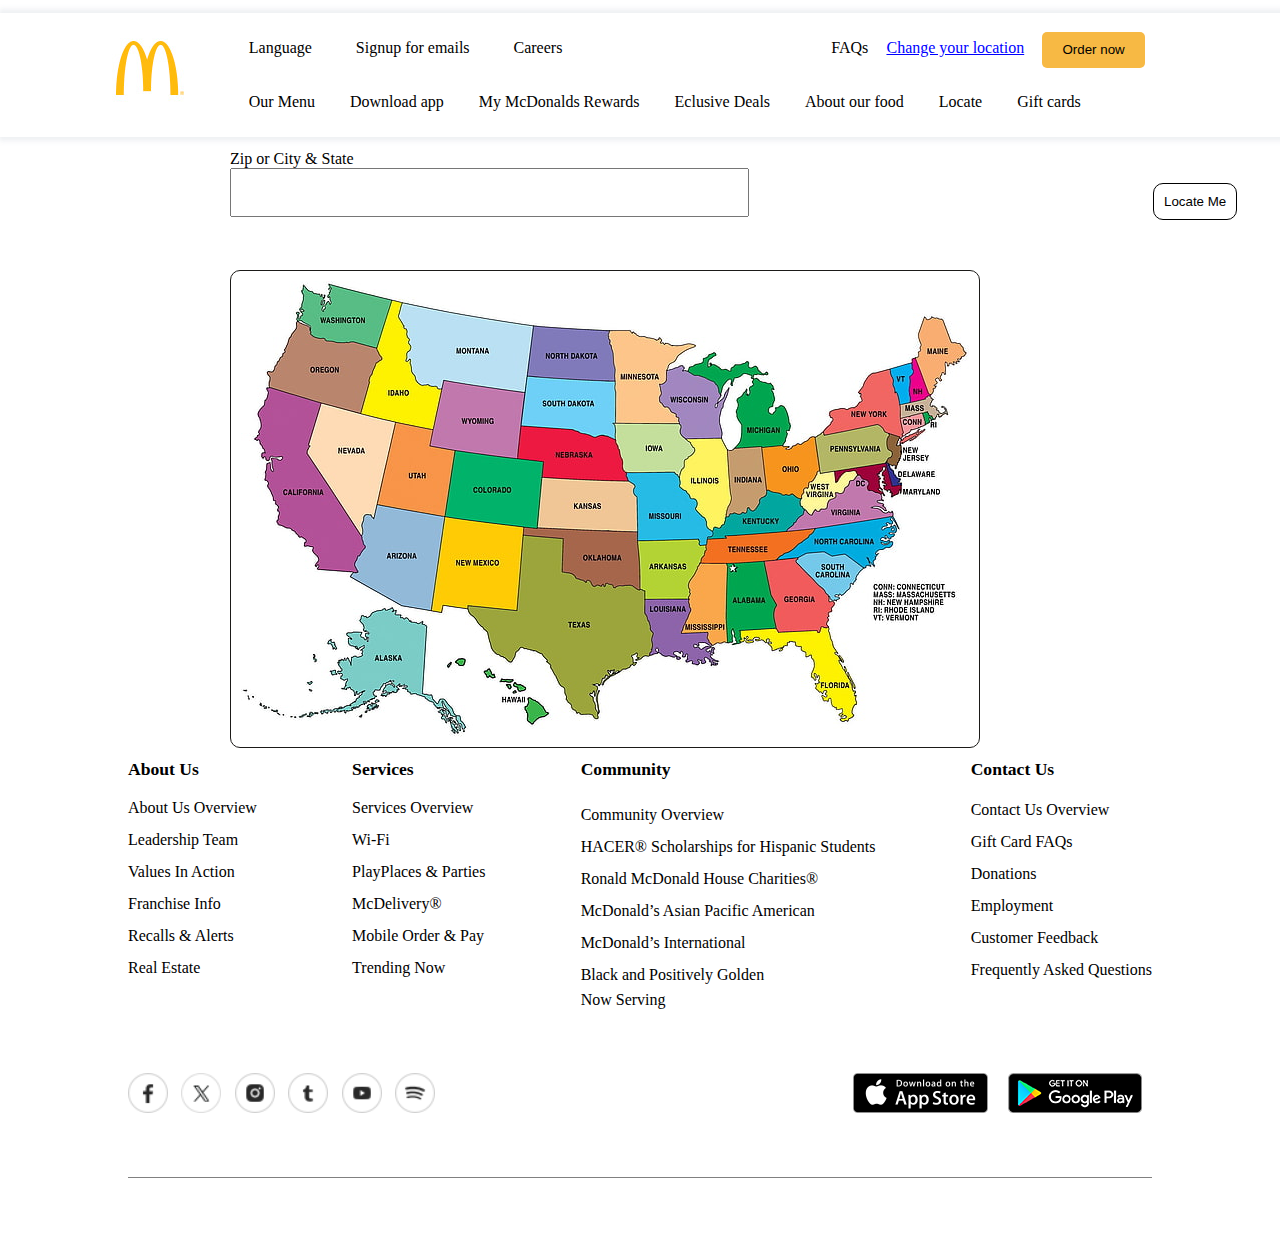
<file: locate.html>
<!DOCTYPE html>
<html lang="en">
<head>
    <meta charset="UTF-8">
    <meta name="viewport" content="width=device-width, initial-scale=1.0">
    <title>Document</title>
    <link rel="stylesheet" href="style.css">
</head>
<body>
    <header>
        <div class="flex div">
            <a href="./index.html"><img src="./logo.jpg" alt="" class="logo"></a>

            <div>
                <nav class="nav1 flex">
                    <ul class="flex">
                        <li><a href="#">Language</a>  </li>
                        <li><a href="#">Signup for emails</a> </li>
                        <li><a href="#">Careers</a> </li>
                    </ul>
                    <ul class="flex">
                        <li><a href="./faq.html">FAQs</a>  </li>
                        <li><a class="blue" href="#">Change your location</a> </li>
                        <li><a href="#"> <button>Order now</button></a></li>
                    </ul>
                </nav>
                <nav class="nav2">
                    <ul class="flex">
                        <li><a href="./menu.html">Our Menu</a> </li>
                        <li><a href="./app.html">Download app</a> </li>
                        <li><a href="./rewards.html">My McDonalds Rewards</a> </li>
                        <li><a href="./Exclusive.html">Eclusive Deals</a> </li>
                        <li><a href="./AboutFood.html">About our food</a> </li>
                        <li><a href="./locate.html">Locate</a> </li>
                        <li><a href="./GiftCard.html">Gift cards</a> </li>
                    </ul>
                </nav>
            </div>
        </div>
    </header>

    <section class="loca-main">
        <form class="loca1">
            <Label class="loca2">Zip or City & State</Label> <br>
            <input type=" text and number">
            <button class="locbtn">Locate Me</button>
        </form>

        <div>
            <img src="./location-map.jpg" alt="" class="loca-img">
        </div>
    </section>


    <footer>
        <div class="flex div">
            <ul>
                <li class="bold">About Us</li>
                <li>About Us Overview</li>
                <li>Leadership Team</li>
                <li>Values In Action</li>
                <li>Franchise Info</li>
                <li>Recalls & Alerts</li>
                <li>Real Estate</li>
            </ul>
            <ul>
                <li class="bold">Services</li>
                <li>Services Overview</li>
                <li>Wi-Fi</li>
                <li>PlayPlaces & Parties</li>
                <li>McDelivery®</li>
                <li>Mobile Order & Pay</li>
                <li>Trending Now</li>
            </ul>
            <ul>
                <li class="bold">Community</li>
                <li>Community Overview</li>
                <li>HACER® Scholarships for Hispanic Students</li>
                <li>Ronald McDonald House Charities®</li>
                <li>McDonald’s Asian Pacific American</li>
                <li>McDonald’s International</li>
                <li>Black and Positively Golden</li>
                Now Serving
            </ul>
            <ul>
                <li class="bold">Contact Us</li>
                <li>Contact Us Overview</li>
                <li>Gift Card FAQs</li>
                <li>Donations</li>
                <li>Employment</li>
                <li>Customer Feedback</li>
                <li>Frequently Asked Questions</li>
            </ul>
        </div>

        <div class="flex logos">
            <div class="footer-logo flex">
                <img src="./images/facebook.png" alt="">
                <img src="./images/x.png" alt="">
                <img src="./images/instagram.png" alt="">
                <img src="./images/tumblr.png" alt="">
                <img src="./images/youtube.png" alt="">
                <img src="./images/spotify.png" alt="">
    
            </div>
            <div class="flex">   
                    <img src="./images/app_store_badge.png" alt="">
                    <img src="./images/google_play_badge.png" alt="">         
            </div>
        </div>
    </footer>



</body>
</html>
</file>
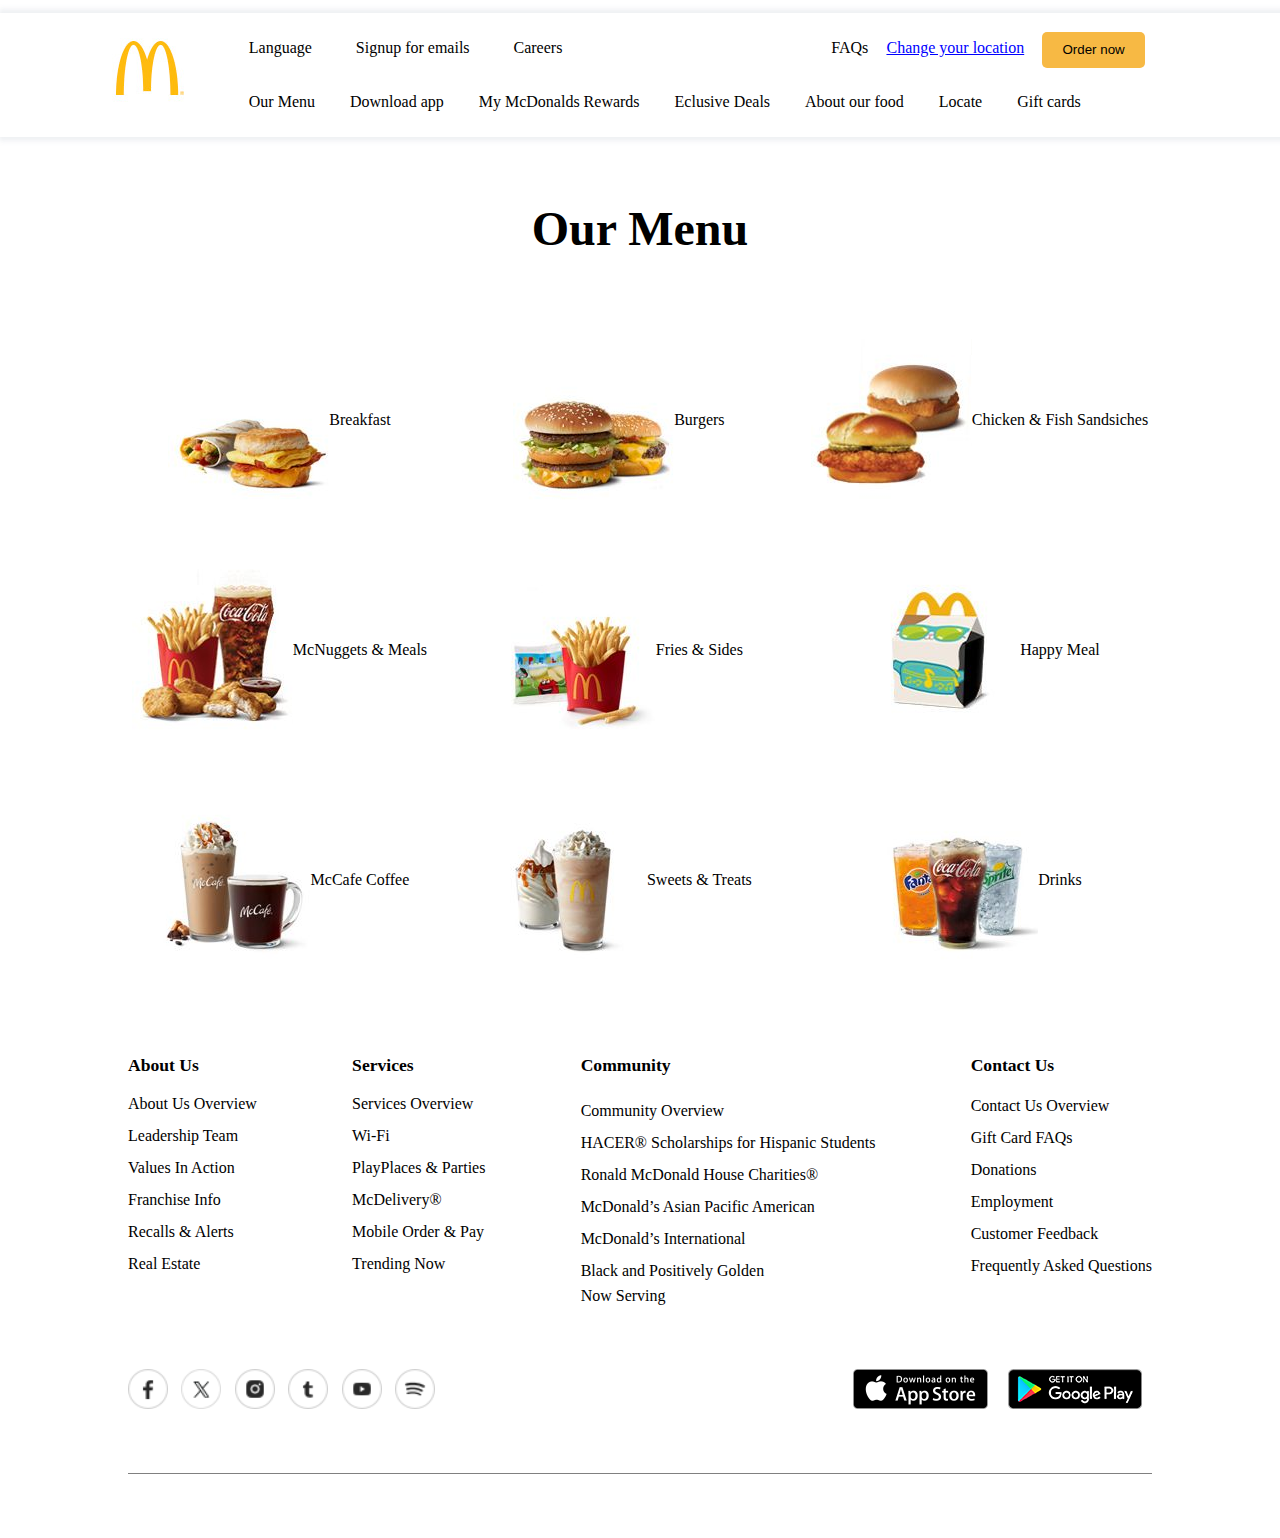
<file: menu.html>
<!DOCTYPE html>
<html lang="en">
<head>
    <meta charset="UTF-8">
    <meta http-equiv="X-UA-Compatible" content="IE=edge">
    <meta name="viewport" content="width=device-width, initial-scale=1.0">
    <title>Menu</title>
    <link rel="stylesheet" href="./styleh.css">

</head>
<body>
    <header>
        <div class="flex div">
            <a href="./index.html"><img src="./images/logo.jpeg" alt="" class="logo"></a>

            <div>
                <nav class="nav1 flex">
                    <ul class="flex">
                        <li><a href="#">Language</a>  </li>
                        <li><a href="#">Signup for emails</a> </li>
                        <li><a href="#">Careers</a> </li>
                    </ul>
                    <ul class="flex">
                        <li><a href="./faq.html">FAQs</a>  </li>
                        <li><a class="blue" href="#">Change your location</a> </li>
                        <li><a href="#"> <button>Order now</button></a></li>
                    </ul>
                </nav>
                <nav class="nav2">
                    <ul class="flex">
                        <li><a href="./menu.html">Our Menu</a> </li>
                        <li><a href="./app.html">Download app</a> </li>
                        <li><a href="./rewards.html">My McDonalds Rewards</a> </li>
                        <li><a href="./Exclusive.html">Eclusive Deals</a> </li>
                        <li><a href="./AboutFood.html">About our food</a> </li>
                        <li><a href="./locate.html">Locate</a> </li>
                        <li><a href="./GiftCard.html">Gift cards</a> </li>
                    </ul>
                </nav>
            </div>
        </div>
    </header>

    <main>
        <h1>Our Menu</h1>
        <div class="grid-div">
            <div class="grid-item flex">
                <img src="./images/breakfast_300x300_menu-category.jpeg" alt="">
                <p>Breakfast</p>
            </div>
            <div class="grid-item flex">
                <img src="./images/burgers_300x300_menu-category.jpeg" alt="">
                <p>Burgers</p>
            </div>
            <div class="grid-item flex">
                <img src="./images/nav_chickenfishsandwiches_160x160_menu-category.jpeg" alt="">
                <p>Chicken & Fish Sandsiches</p>
            </div>
            <div class="grid-item flex">
                <img src="./images/nav_mcnuggetscombo_160x160_menu-category.jpeg" alt="">
                <p>McNuggets & Meals</p>
            </div>
            <div class="grid-item flex">
                <img src="./images/snacks_sides_300x300_menu-category.jpeg" alt="">
                <p>Fries & Sides</p>
            </div>
            <div class="grid-item flex">
                <img src="./images/SquishmallowHappyMeal_160x160_menu-category.jpeg" alt="">
                <p>Happy Meal</p>
            </div>
            <div class="grid-item flex">
                <img src="./images/mccafe_300x300_menu-category.jpeg" alt="">
                <p>McCafe Coffee</p>
            </div>
            <div class="grid-item flex">
                <img src="./images/desserts_shakes_300x300_menu-category.jpeg" alt="">
                <p>Sweets & Treats</p>
            </div>
            <div class="grid-item flex">
                <img src="./images/drinks_300x300_menu-category.jpeg" alt="">
                <p>Drinks</p>
            </div>
            
        </div>
    </main>
    
    <footer>
        <div class="flex div">
            <ul>
                <li class="bold">About Us</li>
                <li>About Us Overview</li>
                <li>Leadership Team</li>
                <li>Values In Action</li>
                <li>Franchise Info</li>
                <li>Recalls & Alerts</li>
                <li>Real Estate</li>
            </ul>
            <ul>
                <li class="bold">Services</li>
                <li>Services Overview</li>
                <li>Wi-Fi</li>
                <li>PlayPlaces & Parties</li>
                <li>McDelivery®</li>
                <li>Mobile Order & Pay</li>
                <li>Trending Now</li>
            </ul>
            <ul>
                <li class="bold">Community</li>
                <li>Community Overview</li>
                <li>HACER® Scholarships for Hispanic Students</li>
                <li>Ronald McDonald House Charities®</li>
                <li>McDonald’s Asian Pacific American</li>
                <li>McDonald’s International</li>
                <li>Black and Positively Golden</li>
                Now Serving
            </ul>
            <ul>
                <li class="bold">Contact Us</li>
                <li>Contact Us Overview</li>
                <li>Gift Card FAQs</li>
                <li>Donations</li>
                <li>Employment</li>
                <li>Customer Feedback</li>
                <li>Frequently Asked Questions</li>
            </ul>
        </div>

        <div class="flex logos">
            <div class="footer-logo flex">
                <img src="./images/facebook.png" alt="">
                <img src="./images/x.png" alt="">
                <img src="./images/instagram.png" alt="">
                <img src="./images/tumblr.png" alt="">
                <img src="./images/youtube.png" alt="">
                <img src="./images/spotify.png" alt="">
    
            </div>
            <div class="flex">   
                    <img src="./images/app_store_badge.png" alt="">
                    <img src="./images/google_play_badge.png" alt="">         
            </div>
        </div>
    </footer>
</body>
</html>
</file>
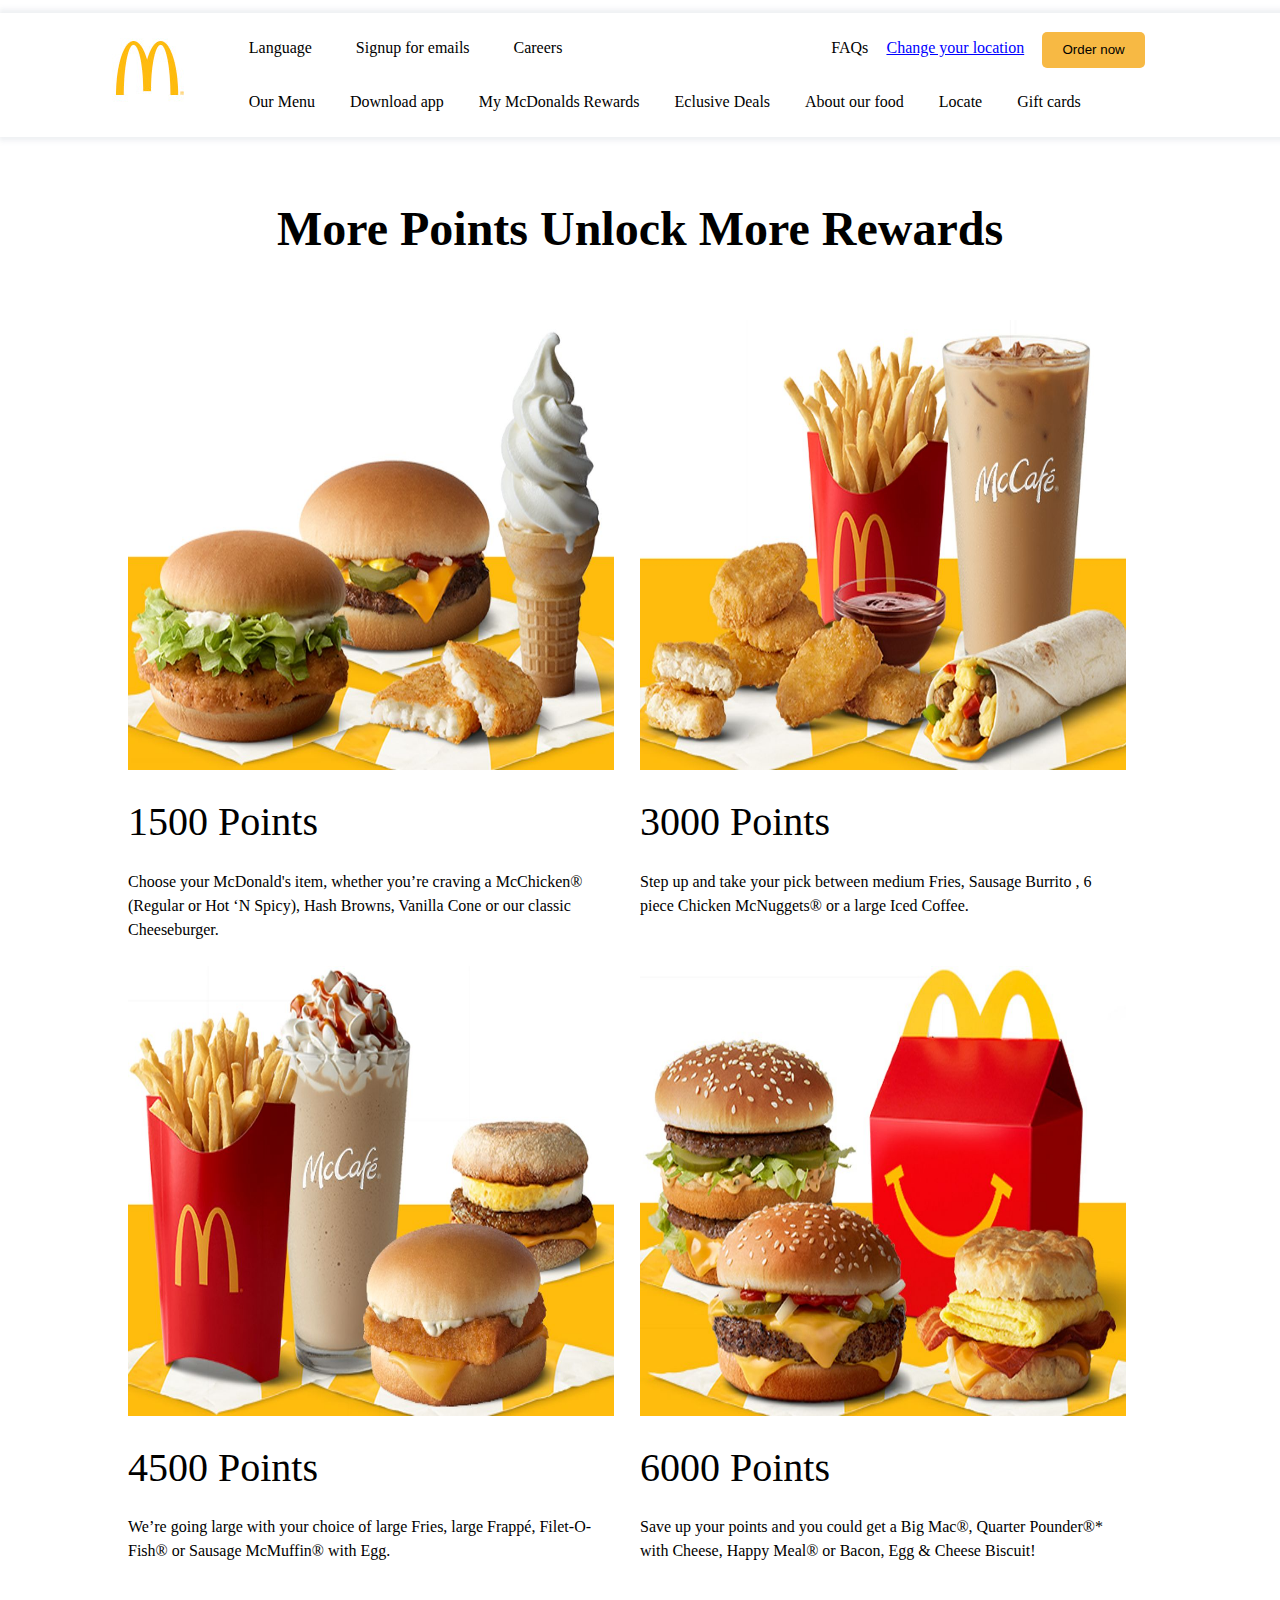
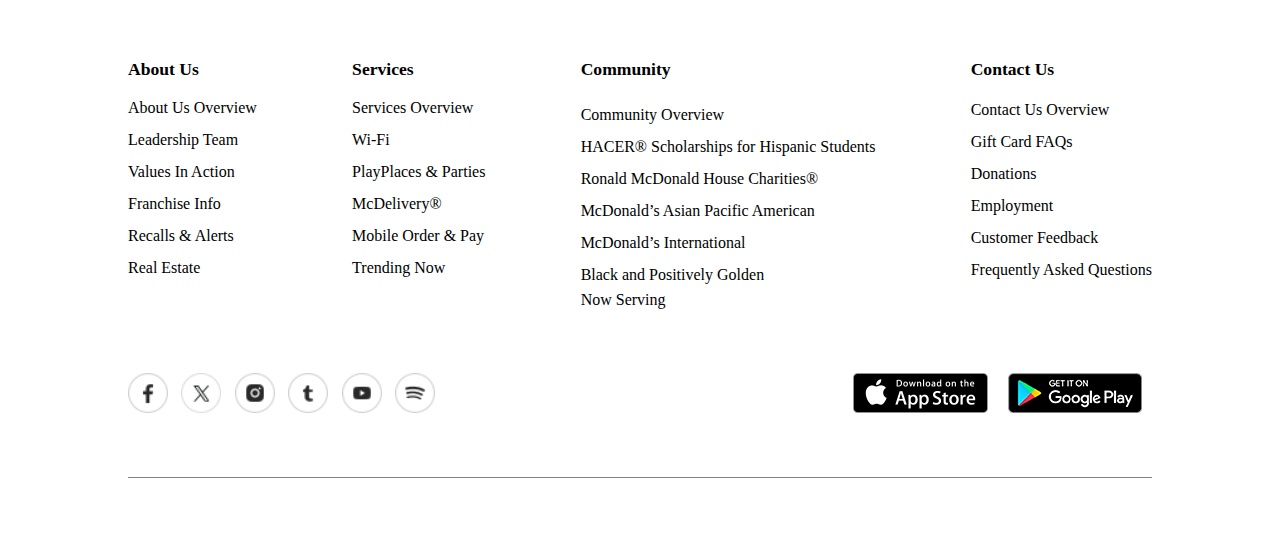
<file: morerewards.html>
<!DOCTYPE html>
<html lang="en">
<head>
    <meta charset="UTF-8">
    <meta http-equiv="X-UA-Compatible" content="IE=edge">
    <meta name="viewport" content="width=device-width, initial-scale=1.0">
    <title>More Rewards</title>
    <link rel="stylesheet" href="./styleh.css">

</head>
<body>
    <header>
        <div class="flex div">
            <a href="./index.html"><img src="./images/logo.jpeg" alt="" class="logo"></a>

            <div>
                <nav class="nav1 flex">
                    <ul class="flex">
                        <li><a href="#">Language</a>  </li>
                        <li><a href="#">Signup for emails</a> </li>
                        <li><a href="#">Careers</a> </li>
                    </ul>
                    <ul class="flex">
                        <li><a href="./faq.html">FAQs</a>  </li>
                        <li><a class="blue" href="#">Change your location</a> </li>
                        <li><a href="#"> <button>Order now</button></a></li>
                    </ul>
                </nav>
                <nav class="nav2">
                    <ul class="flex">
                        <li><a href="./menu.html">Our Menu</a> </li>
                        <li><a href="./app.html">Download app</a> </li>
                        <li><a href="./rewards.html">My McDonalds Rewards</a> </li>
                        <li><a href="./Exclusive.html">Eclusive Deals</a> </li>
                        <li><a href="./AboutFood.html">About our food</a> </li>
                        <li><a href="./locate.html">Locate</a> </li>
                        <li><a href="./GiftCard.html">Gift cards</a> </li>
                    </ul>
                </nav>
            </div>
        </div>
    </header>

    <main>
        <h1>More Points Unlock More Rewards</h1>
        <div class="main-div rewards-div">
            <div class="flex">
                <div class="points">
                    <img class="" src="./images/onefivepoints.jpeg" alt="">
                    <div class="">
                        <h2>1500 Points</h2>
                        <p>Choose your McDonald's item, whether you’re craving a McChicken® 
                            (Regular or Hot ‘N Spicy), Hash Browns, Vanilla Cone or our classic Cheeseburger.</p>    
                    </div>
                </div>
                <div class="points">
                    <img class="" src="./images/threekpoints.jpeg" alt="">
                    <div class="">
                        <h2>3000 Points</h2>
                        <p>Step up and take your pick between medium Fries, Sausage Burrito , 
                            6 piece Chicken McNuggets®  or a large Iced Coffee.</p>    
                    </div>
                </div>
            </div>
            <div class="flex">
                    <div class="points">
                        <img class="" src="./images/fourfivepoints.jpeg" alt="">
                        <div class="">
                            <h2>4500 Points</h2>
                            <p>We’re going large with your choice of large Fries, large Frappé, 
                                Filet-O-Fish® or Sausage McMuffin® with Egg. </p>    
                        </div>
                    </div>
               
                    <div class="points">
                        <img class="" src="./images/sixkpoints.jpeg" alt="">
                        <div class="">
                            <h2>6000 Points</h2>
                            <p>Save up your points and you could get a Big Mac®, 
                                Quarter Pounder®* with Cheese, Happy Meal® or Bacon, Egg & Cheese Biscuit!</p>    
                        </div>
                    </div>
            </div>
            
        </div>
    </main>
    
    <footer>
        <div class="flex div">
            <ul>
                <li class="bold">About Us</li>
                <li>About Us Overview</li>
                <li>Leadership Team</li>
                <li>Values In Action</li>
                <li>Franchise Info</li>
                <li>Recalls & Alerts</li>
                <li>Real Estate</li>
            </ul>
            <ul>
                <li class="bold">Services</li>
                <li>Services Overview</li>
                <li>Wi-Fi</li>
                <li>PlayPlaces & Parties</li>
                <li>McDelivery®</li>
                <li>Mobile Order & Pay</li>
                <li>Trending Now</li>
            </ul>
            <ul>
                <li class="bold">Community</li>
                <li>Community Overview</li>
                <li>HACER® Scholarships for Hispanic Students</li>
                <li>Ronald McDonald House Charities®</li>
                <li>McDonald’s Asian Pacific American</li>
                <li>McDonald’s International</li>
                <li>Black and Positively Golden</li>
                Now Serving
            </ul>
            <ul>
                <li class="bold">Contact Us</li>
                <li>Contact Us Overview</li>
                <li>Gift Card FAQs</li>
                <li>Donations</li>
                <li>Employment</li>
                <li>Customer Feedback</li>
                <li>Frequently Asked Questions</li>
            </ul>
        </div>

        <div class="flex logos">
            <div class="footer-logo flex">
                <img src="./images/facebook.png" alt="">
                <img src="./images/x.png" alt="">
                <img src="./images/instagram.png" alt="">
                <img src="./images/tumblr.png" alt="">
                <img src="./images/youtube.png" alt="">
                <img src="./images/spotify.png" alt="">
    
            </div>
            <div class="flex">   
                    <img src="./images/app_store_badge.png" alt="">
                    <img src="./images/google_play_badge.png" alt="">         
            </div>
        </div>
    </footer>
</body>
</html>
</file>
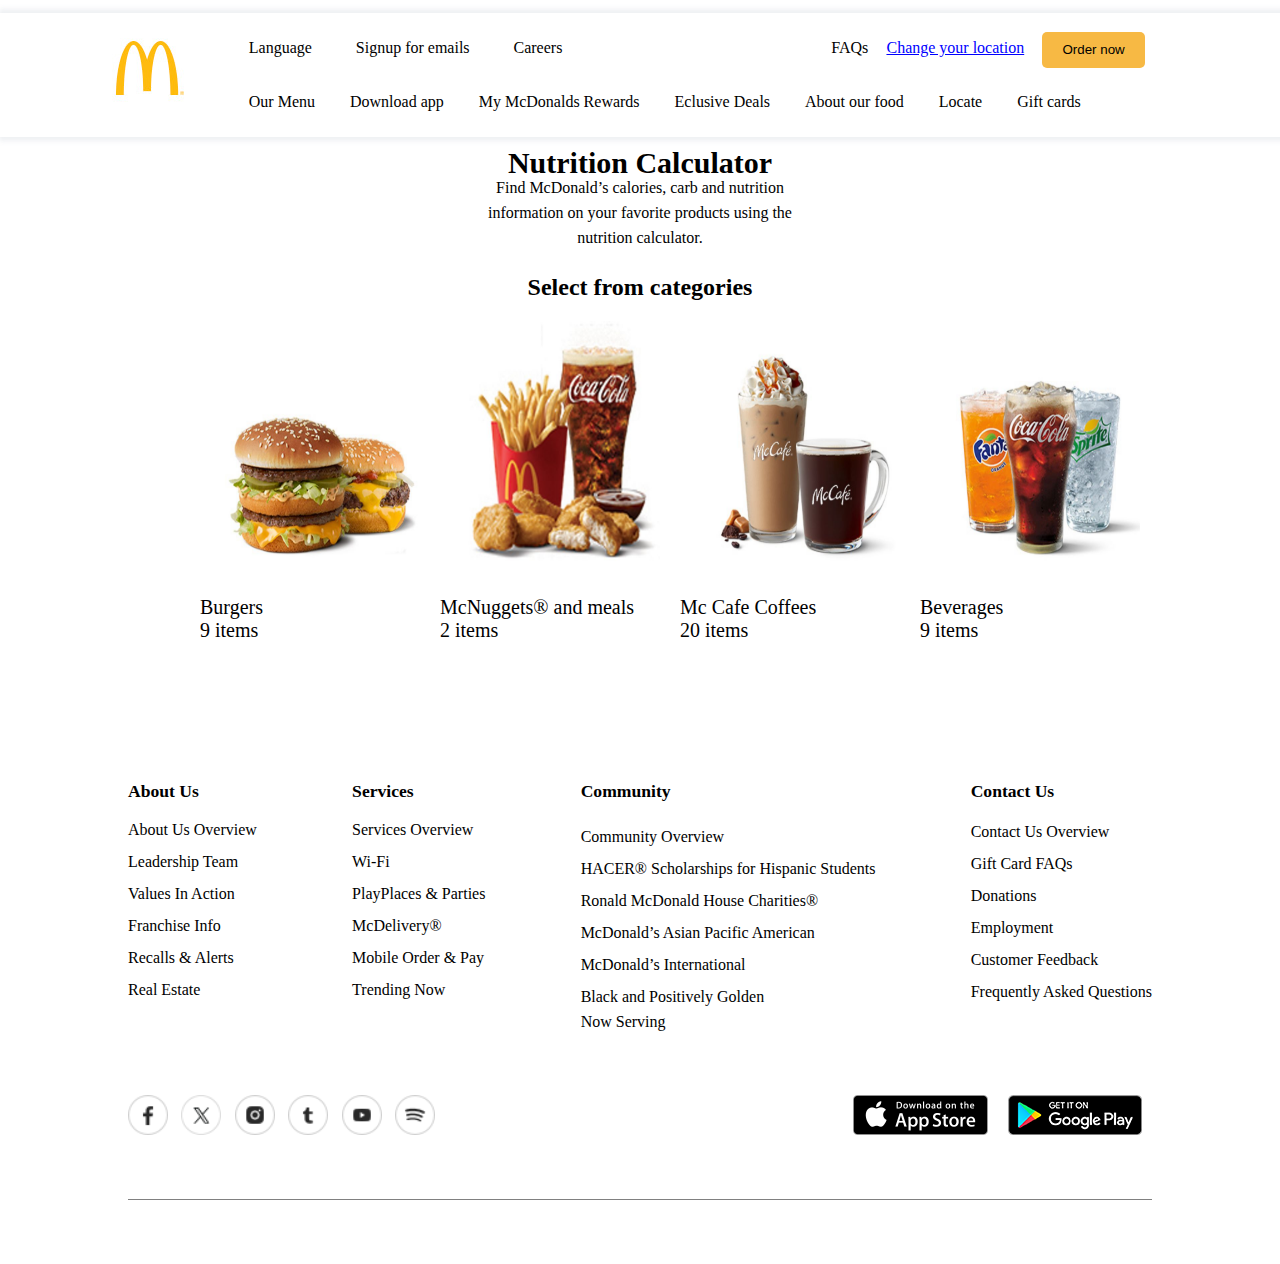
<file: Nutrition.html>
<!DOCTYPE html>
<html lang="en">
<head>
    <meta charset="UTF-8">
    <meta name="viewport" content="width=device-width, initial-scale=1.0">
    <title>Document</title>
    <link rel="stylesheet" href="style.css">
</head>
<body>
    <header>
        <div class="flex div">
            <a href="./index.html"><img src="./logo.jpg" alt="" class="logo"></a>

            <div>
                <nav class="nav1 flex">
                    <ul class="flex">
                        <li><a href="#">Language</a>  </li>
                        <li><a href="#">Signup for emails</a> </li>
                        <li><a href="#">Careers</a> </li>
                    </ul>
                    <ul class="flex">
                        <li><a href="./faq.html">FAQs</a>  </li>
                        <li><a class="blue" href="#">Change your location</a> </li>
                        <li><a href="#"> <button>Order now</button></a></li>
                    </ul>
                </nav>
                <nav class="nav2">
                    <ul class="flex">
                        <li><a href="./menu.html">Our Menu</a> </li>
                        <li><a href="./app.html">Download app</a> </li>
                        <li><a href="./rewards.html">My McDonalds Rewards</a> </li>
                        <li><a href="./Exclusive.html">Eclusive Deals</a> </li>
                        <li><a href="./AboutFood.html">About our food</a> </li>
                        <li><a href="./locate.html">Locate</a> </li>
                        <li><a href="./GiftCard.html">Gift cards</a> </li>
                    </ul>
                </nav>
            </div>
        </div>
    </header>

    <section class="nutrition-sec">
         <div class="nur-ben">
        <h2 class="nur-x">Nutrition Calculator</h2>
        <p class="nurp">Find McDonald’s calories, carb and nutrition <br>information on your favorite products using the <br>nutrition calculator.</p>
        </div>
    <div class="four-awesome">
        <h2 class="next">Select from categories</h2>

        <div class="four-images-section">
                    
                <div class="pic-nur">
                    <img src="./nur-cal1.jpeg" alt="NC1" class="NC1">
                    <p>Burgers <br>9 items</p>
                </div>
            
            <div class="pic-nur">
                <img src="./nur-cal2.jpeg" alt="NC2" class="NC2">
                <p>McNuggets® and meals <br>2 items</p>
            </div>

            <div class="pic-nur">
                <img src="./nur-cal3.jpeg" alt="NC3" class="NC3">
                <p>Mc Cafe Coffees <br>20 items</p>
            </div>

            <div class="pic-nur">
                <img src="./nur-cal4.jpeg" alt="NC4" class="NC4">
                <p>Beverages <br>9 items</p>
            </div>

         </div>

        </div>   
            






        





    </section>


    <footer>
        <div class="flex div">
            <ul>
                <li class="bold">About Us</li>
                <li>About Us Overview</li>
                <li>Leadership Team</li>
                <li>Values In Action</li>
                <li>Franchise Info</li>
                <li>Recalls & Alerts</li>
                <li>Real Estate</li>
            </ul>
            <ul>
                <li class="bold">Services</li>
                <li>Services Overview</li>
                <li>Wi-Fi</li>
                <li>PlayPlaces & Parties</li>
                <li>McDelivery®</li>
                <li>Mobile Order & Pay</li>
                <li>Trending Now</li>
            </ul>
            <ul>
                <li class="bold">Community</li>
                <li>Community Overview</li>
                <li>HACER® Scholarships for Hispanic Students</li>
                <li>Ronald McDonald House Charities®</li>
                <li>McDonald’s Asian Pacific American</li>
                <li>McDonald’s International</li>
                <li>Black and Positively Golden</li>
                Now Serving
            </ul>
            <ul>
                <li class="bold">Contact Us</li>
                <li>Contact Us Overview</li>
                <li>Gift Card FAQs</li>
                <li>Donations</li>
                <li>Employment</li>
                <li>Customer Feedback</li>
                <li>Frequently Asked Questions</li>
            </ul>
        </div>

        <div class="flex logos">
            <div class="footer-logo flex">
                <img src="./images/facebook.png" alt="">
                <img src="./images/x.png" alt="">
                <img src="./images/instagram.png" alt="">
                <img src="./images/tumblr.png" alt="">
                <img src="./images/youtube.png" alt="">
                <img src="./images/spotify.png" alt="">
    
            </div>
            <div class="flex">   
                    <img src="./images/app_store_badge.png" alt="">
                    <img src="./images/google_play_badge.png" alt="">         
            </div>
        </div>
    </footer>


</body>
</html>
</file>
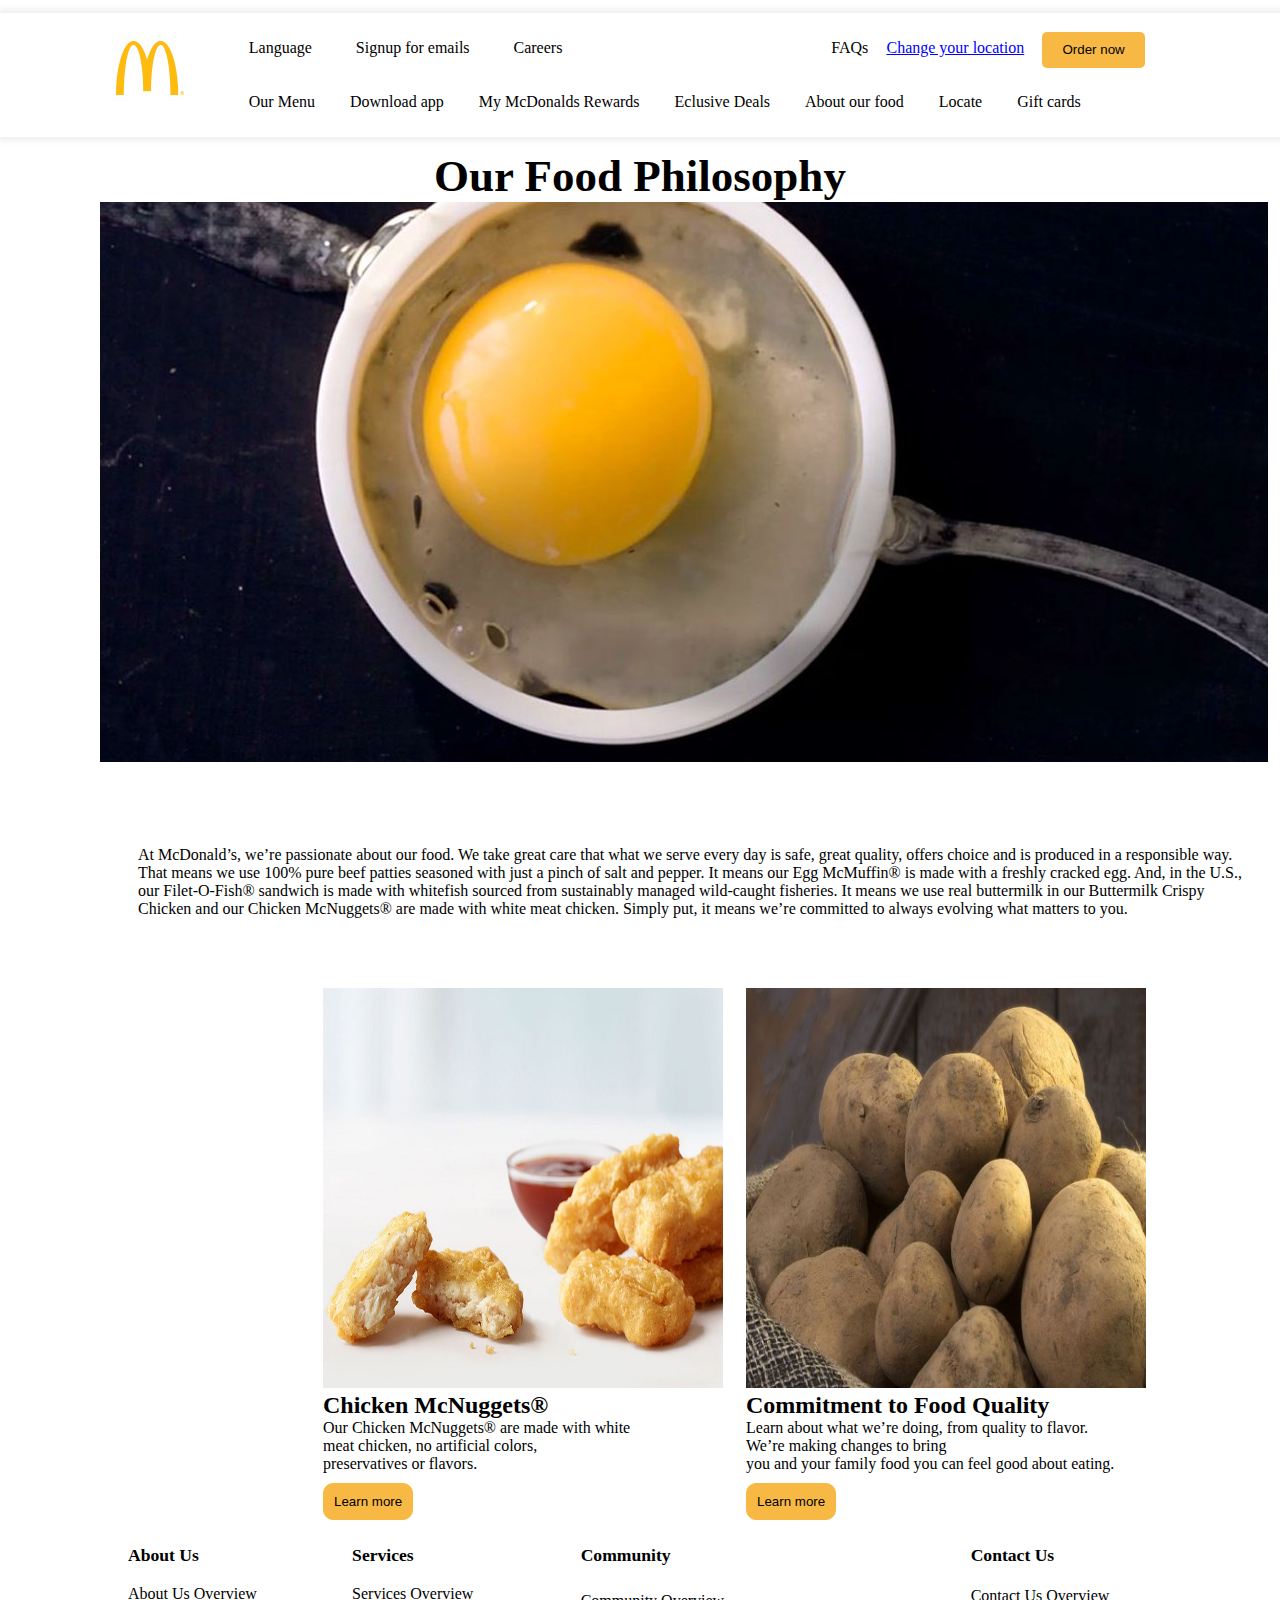
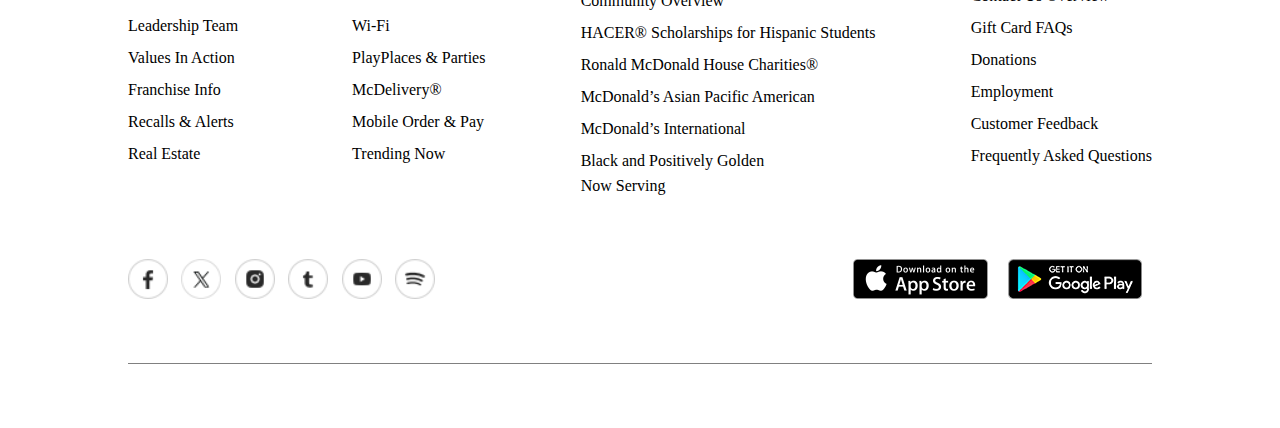
<file: philosophy.html>
<!DOCTYPE html>
<html lang="en">
<head>
    <meta charset="UTF-8">
    <meta name="viewport" content="width=device-width, initial-scale=1.0">
    <title>Document</title>
    <link rel="stylesheet" href="style.css">
</head>
<body>
    <header>
        <div class="flex div">
            <a href="./index.html"><img src="./logo.jpg" alt="" class="logo"></a>

            <div>
                <nav class="nav1 flex">
                    <ul class="flex">
                        <li><a href="#">Language</a>  </li>
                        <li><a href="#">Signup for emails</a> </li>
                        <li><a href="#">Careers</a> </li>
                    </ul>
                    <ul class="flex">
                        <li><a href="./faq.html">FAQs</a>  </li>
                        <li><a class="blue" href="#">Change your location</a> </li>
                        <li><a href="#"> <button>Order now</button></a></li>
                    </ul>
                </nav>
                <nav class="nav2">
                    <ul class="flex">
                        <li><a href="./menu.html">Our Menu</a> </li>
                        <li><a href="./app.html">Download app</a> </li>
                        <li><a href="./rewards.html">My McDonalds Rewards</a> </li>
                        <li><a href="./Exclusive.html">Eclusive Deals</a> </li>
                        <li><a href="./AboutFood.html">About our food</a> </li>
                        <li><a href="./locate.html">Locate</a> </li>
                        <li><a href="./GiftCard.html">Gift cards</a> </li>
                    </ul>
                </nav>
            </div>
        </div>
    </header>
    <section class="philosophy">
        <h3 class="philosophy-header">Our Food Philosophy</h3>
        <div class="philo-banner">
            <img src="./Food-Philosophy1.jpeg" alt="" class="img-philo">
            <p class="text-philo">At McDonald’s, we’re passionate about our food. We take great care that what we serve every day is safe, great quality, offers choice and is produced in a responsible way. <br> That means we use 100% pure beef patties seasoned with just a pinch of salt and pepper. It means our Egg McMuffin® is made with a freshly cracked egg. And, in the U.S.,<br> our Filet-O-Fish® sandwich is made with whitefish sourced from sustainably managed wild-caught fisheries. It means we use real buttermilk in our Buttermilk Crispy <br> Chicken and our Chicken McNuggets® are made with white meat chicken. Simply put, it means we’re committed to always evolving what matters to you.</p>
        </div>
    
        <div class="philo-container">
            <div class="philo-minna">
                   <img src="./food-philosophy2.jpeg" alt="" class="pm1">
                   <h2 class="philo-commit1">Chicken McNuggets®</h2>
                   <p class="philo-p1">Our Chicken McNuggets® are made with white meat chicken, no artificial colors,<br> preservatives or flavors.

                   </p>
                   <button class="philoBtn1">Learn more</button>
               </div>
               <div class="philo-minna">
                   <img src="./food-philosophy3.jpeg" alt="" class="pm">
                   <h2 class="philo-commit">Commitment to Food Quality</h2>
                   <p class="philo-p">Learn about what we’re doing, from quality to flavor. <br> We’re making changes to bring <br> you and your family food you can feel good about eating.</p>
                   <button class="philoBtn1">Learn more</button>
               </div>
           </div>





    </section>





    <footer>
        <div class="flex div">
            <ul>
                <li class="bold">About Us</li>
                <li>About Us Overview</li>
                <li>Leadership Team</li>
                <li>Values In Action</li>
                <li>Franchise Info</li>
                <li>Recalls & Alerts</li>
                <li>Real Estate</li>
            </ul>
            <ul>
                <li class="bold">Services</li>
                <li>Services Overview</li>
                <li>Wi-Fi</li>
                <li>PlayPlaces & Parties</li>
                <li>McDelivery®</li>
                <li>Mobile Order & Pay</li>
                <li>Trending Now</li>
            </ul>
            <ul>
                <li class="bold">Community</li>
                <li>Community Overview</li>
                <li>HACER® Scholarships for Hispanic Students</li>
                <li>Ronald McDonald House Charities®</li>
                <li>McDonald’s Asian Pacific American</li>
                <li>McDonald’s International</li>
                <li>Black and Positively Golden</li>
                Now Serving
            </ul>
            <ul>
                <li class="bold">Contact Us</li>
                <li>Contact Us Overview</li>
                <li>Gift Card FAQs</li>
                <li>Donations</li>
                <li>Employment</li>
                <li>Customer Feedback</li>
                <li>Frequently Asked Questions</li>
            </ul>
        </div>

        <div class="flex logos">
            <div class="footer-logo flex">
                <img src="./images/facebook.png" alt="">
                <img src="./images/x.png" alt="">
                <img src="./images/instagram.png" alt="">
                <img src="./images/tumblr.png" alt="">
                <img src="./images/youtube.png" alt="">
                <img src="./images/spotify.png" alt="">
    
            </div>
            <div class="flex">   
                    <img src="./images/app_store_badge.png" alt="">
                    <img src="./images/google_play_badge.png" alt="">         
            </div>
        </div>
    </footer>
</body>
</html>
</file>
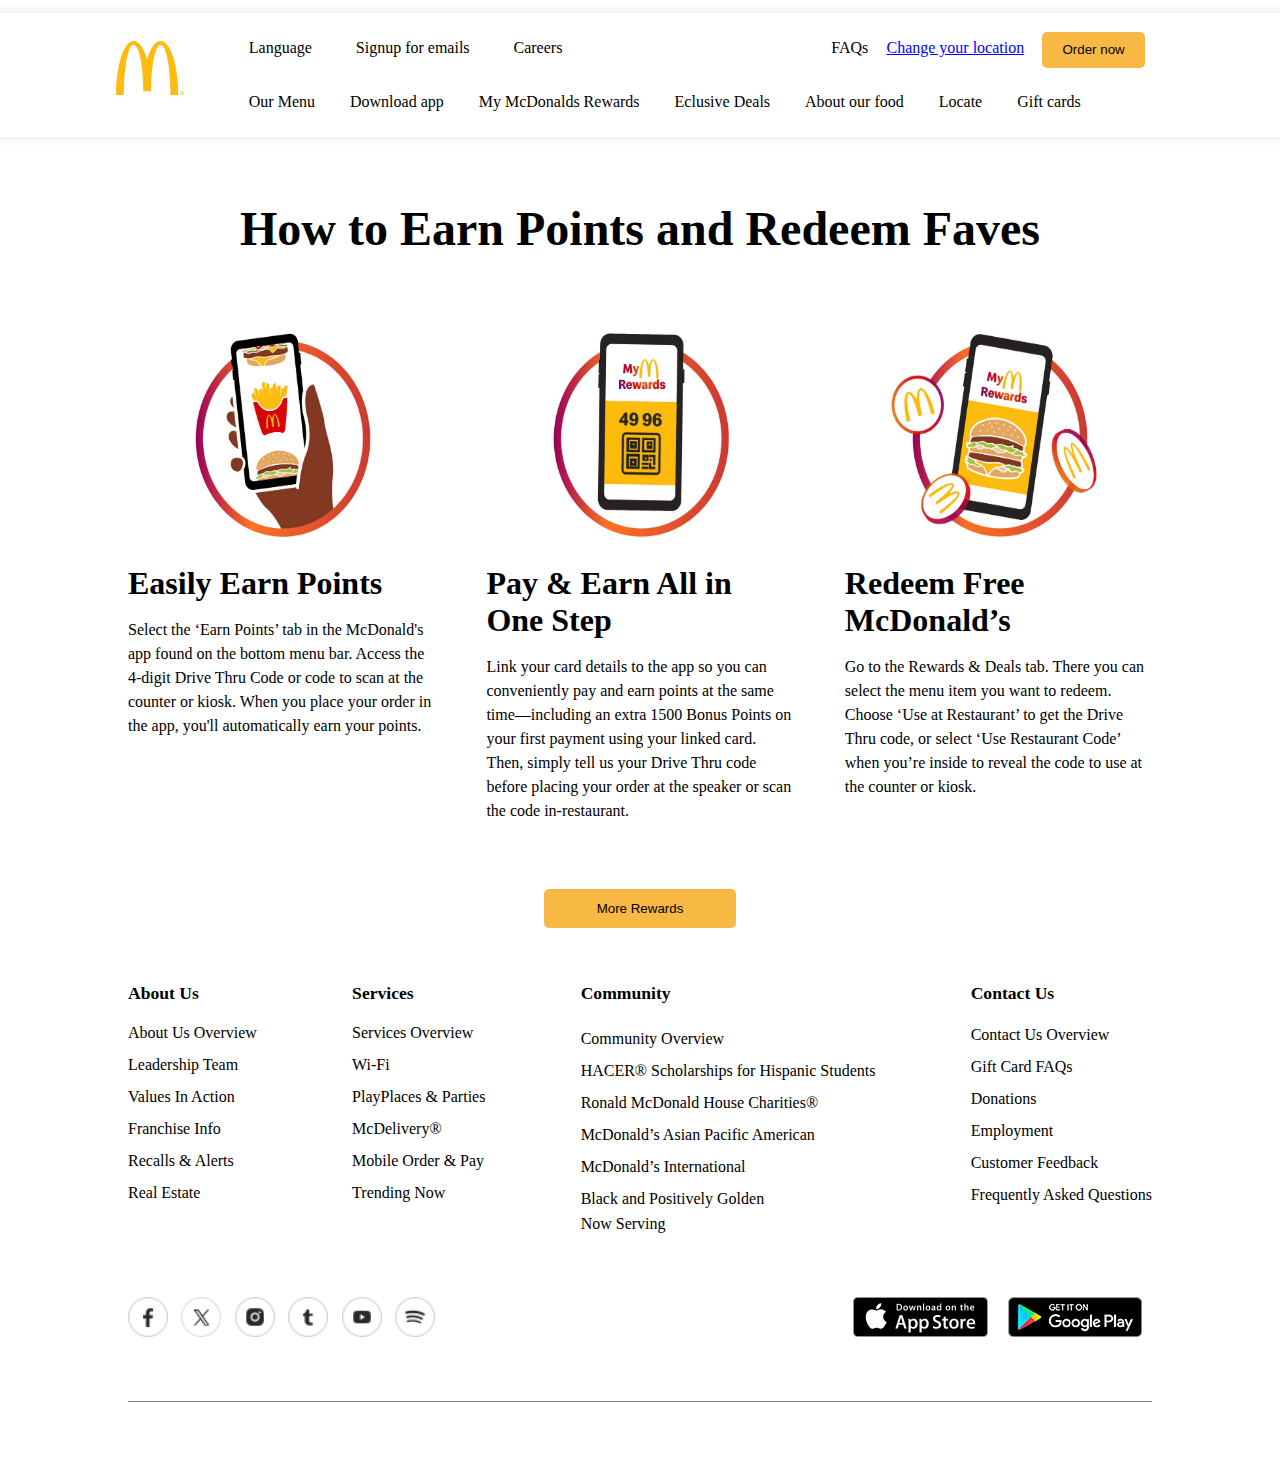
<file: rewards.html>
<!DOCTYPE html>
<html lang="en">
<head>
    <meta charset="UTF-8">
    <meta http-equiv="X-UA-Compatible" content="IE=edge">
    <meta name="viewport" content="width=device-width, initial-scale=1.0">
    <title>Rewards</title>
    <link rel="stylesheet" href="./styleh.css">

</head>
<body>
    <header>
        <div class="flex div">
            <a href="./index.html"><img src="./images/logo.jpeg" alt="" class="logo"></a>

            <div>
                <nav class="nav1 flex">
                    <ul class="flex">
                        <li><a href="#">Language</a>  </li>
                        <li><a href="#">Signup for emails</a> </li>
                        <li><a href="#">Careers</a> </li>
                    </ul>
                    <ul class="flex">
                        <li><a href="./faq.html">FAQs</a>  </li>
                        <li><a class="blue" href="#">Change your location</a> </li>
                        <li><a href="#"> <button>Order now</button></a></li>
                    </ul>
                </nav>
                <nav class="nav2">
                    <ul class="flex">
                        <li><a href="./menu.html">Our Menu</a> </li>
                        <li><a href="./app.html">Download app</a> </li>
                        <li><a href="./rewards.html">My McDonalds Rewards</a> </li>
                        <li><a href="./Exclusive.html">Eclusive Deals</a> </li>
                        <li><a href="./AboutFood.html">About our food</a> </li>
                        <li><a href="./locate.html">Locate</a> </li>
                        <li><a href="./GiftCard.html">Gift cards</a> </li>
                    </ul>
                </nav>
            </div>
        </div>
    </header>

    <main>
        <h1>How to Earn Points and Redeem Faves</h1>
        <div class="main-div">
            <div class="flex big-div">
                
                <div class="small-div p">
                    <img src="./images/earnpoints.jpeg" alt="">
                    <h2>Easily Earn Points</h2>
                    <p>Select the ‘Earn Points’ tab in the McDonald's app found on the bottom menu bar. 
                        Access the 4-digit Drive Thru Code or code to scan at the counter or kiosk. 
                        When you place your order in the app, you'll automatically earn your points.</p>
                </div>
                <div class="small-div p">
                    <img src="./images/payearn.jpeg" alt="">
                    <h2>Pay & Earn All in One Step</h2>
                    <p>Link your card details to the app so you can conveniently pay and earn points 
                        at the same time—including an extra 1500 Bonus Points on your first payment using 
                        your linked card. Then, simply tell us your Drive Thru code before placing 
                        your order at the speaker or scan the code in-restaurant.</p>
                </div>
                <div class="small-div p">
                    <img src="./images/redeemfree.jpeg" alt="">
                    <h2>Redeem Free McDonald’s</h2>
                    <p>Go to the Rewards & Deals tab. There you can select the menu item you want to redeem. 
                        Choose ‘Use at Restaurant’ to get the Drive Thru code, or select ‘Use Restaurant 
                        Code’ when you’re inside to reveal the code to use at the counter or kiosk.</p>
                </div>
            </div>
            <a href="./morerewards.html"><button class="r-btn">More Rewards</button></a>
            
        </div>
    </main>
    
    <footer>
        <div class="flex div">
            <ul>
                <li class="bold">About Us</li>
                <li>About Us Overview</li>
                <li>Leadership Team</li>
                <li>Values In Action</li>
                <li>Franchise Info</li>
                <li>Recalls & Alerts</li>
                <li>Real Estate</li>
            </ul>
            <ul>
                <li class="bold">Services</li>
                <li>Services Overview</li>
                <li>Wi-Fi</li>
                <li>PlayPlaces & Parties</li>
                <li>McDelivery®</li>
                <li>Mobile Order & Pay</li>
                <li>Trending Now</li>
            </ul>
            <ul>
                <li class="bold">Community</li>
                <li>Community Overview</li>
                <li>HACER® Scholarships for Hispanic Students</li>
                <li>Ronald McDonald House Charities®</li>
                <li>McDonald’s Asian Pacific American</li>
                <li>McDonald’s International</li>
                <li>Black and Positively Golden</li>
                Now Serving
            </ul>
            <ul>
                <li class="bold">Contact Us</li>
                <li>Contact Us Overview</li>
                <li>Gift Card FAQs</li>
                <li>Donations</li>
                <li>Employment</li>
                <li>Customer Feedback</li>
                <li>Frequently Asked Questions</li>
            </ul>
        </div>

        <div class="flex logos">
            <div class="footer-logo flex">
                <img src="./images/facebook.png" alt="">
                <img src="./images/x.png" alt="">
                <img src="./images/instagram.png" alt="">
                <img src="./images/tumblr.png" alt="">
                <img src="./images/youtube.png" alt="">
                <img src="./images/spotify.png" alt="">
    
            </div>
            <div class="flex">   
                    <img src="./images/app_store_badge.png" alt="">
                    <img src="./images/google_play_badge.png" alt="">         
            </div>
        </div>
    </footer>
</body>
</html>
</file>
<file: styleh.css>
*{
    box-sizing: border-box;
    margin: 0;
    padding: 0;
}
body{
    /* padding: 2% 5%; */
    width: 100vw;
}
.flex{
    display: flex;
}
ul li{
    list-style: none;
    line-height: 2;
}
ul li:hover{
    font-weight: 800;
}
ul a{
    text-decoration: none;
    color: black;
}
.blue{
    color: blue;
    text-decoration: underline;

}
nav{
    margin-top: 2%;
    margin-bottom: 2%;
    margin-left: 5%;

}
.nav1{
    justify-content: space-between;
    width: 70vw;

}
.nav1 ul{
    width: 35%;
    justify-content: space-between;

}
.nav2{
    width: 65vw;

}
.nav2 ul {
    justify-content: space-between;

}
nav button{
    width: 8vw;
    padding:  8%;
    background-color: #f7b944;
    border: none;
    line-height: 1.5;
    border-radius: 5px;

}

header{
    border-top: 1px solid #7cacf800;
    border-bottom: 1px solid #7cacf800;
    box-shadow: 3px 0px 5px 4px #8a98af26;
    margin: 1% auto;
    

}
header .div{
    margin: auto;
    width: 85vw;

}

.main-div{
    display: flex;
    flex-direction: column;
    align-items: center;
    justify-content: center;
    width: 80vw;
    margin: auto;
}
main button{
    width: fit-content;
    padding:  2% 7%;
    background-color: #f7b944;
    border: none;
    line-height: 1.5;
    border-radius: 5px;
}
.r-btn{
    width: 15vw;
    padding:  5% 7%;
    margin-bottom: 25%;
    cursor: pointer;

}
main .img{
    width: 60%;
    height: 40vh;
    margin-right: 2%;
    margin-bottom: 5%;
}
.img-delish{
    width: 70%;
    height: 50vh;
    margin-right: 2%;
    margin-bottom: 5%;
}

.big-div{
    justify-content: space-between;
    width: 100%;
    margin-bottom: 5%;
}
.small-div{
    width: 30%;
    display: flex;
    flex-direction: column;
    /* align-items: center; */
    /* justify-content: center; */

}

.small-div img{
    width: 100%;
    height: 230px;
}

main h1{
    font-size: 3em;
    text-align: center;
    margin: 5% 0;
}
.d{
    display: flex;
    flex-direction: column;
    /* align-items: center; */
    justify-content: center;
}
.d h2{
    font-size: 2.5em;
    margin: 0% 0 5%;

}
.d p{
    margin: 5% 0;
}
.p h2{
    font-size: 2em;
    margin: 5% 0;
}
.p p{
    line-height: 1.5;
    margin: 0% 0 5%;
}

.points{
    width: 50%;
}
.points h2{
    font-weight: 200;
    font-size: 2.5em;
    margin: 5% 0;
}
.points div{
    width: 95%;
}
.points p{
    line-height: 1.5;
    margin: 0% 0 5%;
}
.points img{
    width: 95%;
    height: 50vh;
}

.rewards-div{
    margin-bottom: 5%;
}

.faq-div{
    display: flex;
    flex-direction: column;
    /* align-items: center; */
    justify-content: center;
    width: 80vw;
    margin: auto auto 5%;
}

.faqs h2{
    font-weight: 200;
    font-size: 2.5em;
    margin: 0% 0 2%;
}
.faqs p{
    line-height: 1.5;
    margin: 0% 0 2%;
    font-size: 1.2em;
}

.grid-div{
    display: grid;
    width: 80vw;
    margin: 0 auto 10%;
    gap: 5%;
    grid-template-columns: auto auto auto;
    grid-template-rows: auto auto auto;

}
.grid-item{
    height: 200px;
    width: 100%;
    align-items: center;
    justify-content: center; 
}

footer .div{
    width: 80vw;
    margin:  auto;
    justify-content: space-between;
}
.bold{
    font-weight: 800;
    font-size: 1.1em;
    margin-bottom: 4%;
}
.logos{
    width: 80vw;
    margin: 5% auto;
    padding-bottom: 5%;
    justify-content: space-between;
    border-bottom: 1px solid grey;

}
.footer-logo{
    width: 30%;
    justify-content: space-between;
}
</file>
<file: style.css>
*{
    box-sizing: border-box;
    margin: 0;
    padding: 0;
}
body{
    /* padding: 2% 5%; */
    width: 100vw;
}
.flex{
    display: flex;
}
ul li{
    list-style: none;
    line-height: 2;
}
ul li:hover{
    font-weight: 800;
}
ul a{
    text-decoration: none;
    color: black;
}
.blue{
    color: blue;
    text-decoration: underline;

}
nav{
    margin-top: 2%;
    margin-bottom: 2%;
    margin-left: 5%;

}
.nav1{
    justify-content: space-between;
    width: 70vw;

}
.nav1 ul{
    width: 35%;
    justify-content: space-between;

}
.nav2{
    width: 65vw;

}
.nav2 ul {
    justify-content: space-between;

}
nav button{
    width: 8vw;
    padding:  8%;
    background-color: #f7b944;
    border: none;
    line-height: 1.5;
    border-radius: 5px;

}

header{
    border-top: 1px solid #7cacf800;
    border-bottom: 1px solid #7cacf800;
    box-shadow: 3px 0px 5px 4px #8a98af26;
    margin: 1% auto;
    

}
header .div{
    margin: auto;
    width: 85vw;

}

.main-div{
    display: flex;
    flex-direction: column;
    align-items: center;
    justify-content: center;
    width: 80vw;
    margin: auto;
}
main button{
    width: fit-content;
    padding:  2% 7%;
    background-color: #f7b944;
    border: none;
    line-height: 1.5;
    border-radius: 5px;
}
.r-btn{
    width: 15vw;
    padding:  5% 7%;
    margin-bottom: 25%;
    cursor: pointer;

}
footer .div{
    width: 80vw;
    margin:  auto;
    justify-content: space-between;
}
.bold{
    font-weight: 800;
    font-size: 1.1em;
    margin-bottom: 4%;
}
.logos{
    width: 80vw;
    margin: 5% auto;
    padding-bottom: 5%;
    justify-content: space-between;
    border-bottom: 1px solid grey;

}
.footer-logo{
    width: 30%;
    justify-content: space-between;
}

.exclusive-header{
    width: 100%;
    text-align: center;
    margin-top:4% 7%;
    font-size: 45px;
    font-weight: bold;

}


.img-exlusive{
    display: grid;
    grid-template-columns: 1fr 1fr;
    justify-items: center;
    /* border: 2px solid red; */
    padding: 2% 3%;

}

.excl-pix{
width: 40vw
}


.text-exlusive{
width: 40vm;

}

.exclusive-mid{
    font-size: 30px;
    font-weight: bold;
   
    

}

.exclusive-mid1{
    font-size: 30px;
    font-weight: bold;
    margin: 8px 0px ;
    
}

.exclusive-btn{
    margin: 15px 0px ;
    background-color: #f7b944;
    padding: 15px;
    border: none;
    border-radius: 5px;
    cursor: pointer;
}

.food-header{
    width: 100%;
    text-align: center;
    margin-top:4% 7%;
    font-size: 45px;
    font-weight: bold;
}

.food-img{
    justify-items: center;
    margin-left: 100px;

    
}
.food2{
    margin-top: 20px;
    /* margin-left: 150px; */
    justify-content: center;
    text-align: left;
    font-size: 30px;
    font-family: 'Times New Roman', Times, serif;
}
.food3{
    line-height: 25px;
    margin-right: 30px;
    font-size: 20px;
    margin-bottom: 20px;

}
.foodhome{
    height: 500px;
    display: flex;
    justify-content: space-between;
    width: 60%;
    margin-left: 300px;
    margin-bottom: 50px;
    
}

.fd{
    width: 400px;
    height: 400px;

}
.food-p1{
    margin-right: 55px;
}

.fd1{
    width: 400px;
    height: 400px;
}

.food-container2{
    margin-left: 23px;
}

.foodbtn1{
    background-color: #f7b944;
    cursor: pointer;
    padding: 10px;
    border-radius: 10px;
    border: 1px solid #f7b944;
    margin-top: 10px;

}

.philosophy-header{
    width: 100%;
    text-align: center;
    margin-top:4% 7%;
    font-size: 45px;
    font-weight: bold;

}

.philo-banner{
    justify-items: center;
    margin-left: 100px;
    margin-bottom: 70px;

}

.text-philo{
    justify-items: center;
    margin-top: 80px;

}
.philo-container{
    height: 500px;
    display: flex;
    justify-content: space-between;
    width: 60%;
    margin-left: 300px;
    margin-bottom: 50px;


}

.pm1{
    width: 400px;
    height: 400px;

} 

.pm{
    width: 400px;
    height: 400px;
    
}
.philo-p1{
    margin-right: 90px;
}

.philo-minna{
    margin-left: 23px;
}

.philoBtn1{
    background-color: #f7b944;
    cursor: pointer;
    padding: 10px;
    border-radius: 10px;
    border: 1px solid #f7b944;
    margin-top: 10px; 
}
.Gift-header{
    width: 100%;
    text-align: center;
    margin-top:4% 7%;
    font-size: 45px;
    font-weight: bold;
}
.Gift-banner{
    justify-items: center;
    margin-left: 100px;
    margin-bottom: 70px;
}
.Gift-container{
    height: 500px;
    display: flex;
    justify-content: space-between;
    width: 60%;
    margin-left: 300px;
    margin-bottom: 50px;
}
.GM1{
    width: 400px;
    height: 400px;
}

.GM2{
    width: 400px;
    height: 400px;

}

.gift-card12{
    margin-right: 70px;
}

.Gift-Card20{
    margin-right: 25px;
}

.giftBtn1{
    background-color: #f7b944;
    cursor: pointer;
    padding: 10px;
    border-radius: 10px;
    border: 1px solid #f7b944;
    margin-top: 10px; 

}

.cardbtn{
    background-color: #f7b944;
    cursor: pointer;
    padding: 10px;
    border-radius: 10px;
    border: 1px solid #f7b944;
    margin-top: 10px; 

}

.card-header{
    width: 100%;
    text-align: left;
    margin-top:4% 7%;
    font-size: 45px;
    font-weight: bold;

}

.loca-main{
    
    margin-left: 230px;
}

.loca1 input{
    font-size: 40px;

}

.cardp{
    text-align: left;
    margin-top: 20px;
    width: 100%;
}

.locbtn{
    margin-left: 400px;
    background-color: white;
    cursor: pointer;
    padding: 10px;
    border-radius: 10px;
    border: 1px solid #000000;
    margin-top: 10px; 

}
.loca-img{
    margin-top: 50px;
    background-color: white;
    cursor: grab;
    padding: 10px;
    border-radius: 10px;
    border: 1px solid #1b1a18;
    

}
.nur-ben{
    text-align: center;
    justify-content: center;
    margin-bottom: 24px;
    line-height: 25px;

}
.nur-x{
    font-size: 30px;
}

.next{
    text-align: center;
    justify-content: center;
    margin-top: 20px;

}


.four-images-section{
    display: flex;
    margin-left: 200px;
    font-size: 20px;
    width: 50px;
    height: 40px;
}

.pix-nur{

    /* height: 40px; */
}

.NC1{
    width: 200px;
    height: 250px;
    margin: 20px;
}
.NC2{
    width: 200px;
    height: 250px;
    margin: 20px;

}
.NC3{
    width: 200px;
    height: 250px;
    margin: 20px;
}

.NC4{
    width: 200px;
    height: 250px;
    margin: 20px;

}

.four-awesome{
    height: 500px;
}
</file>
